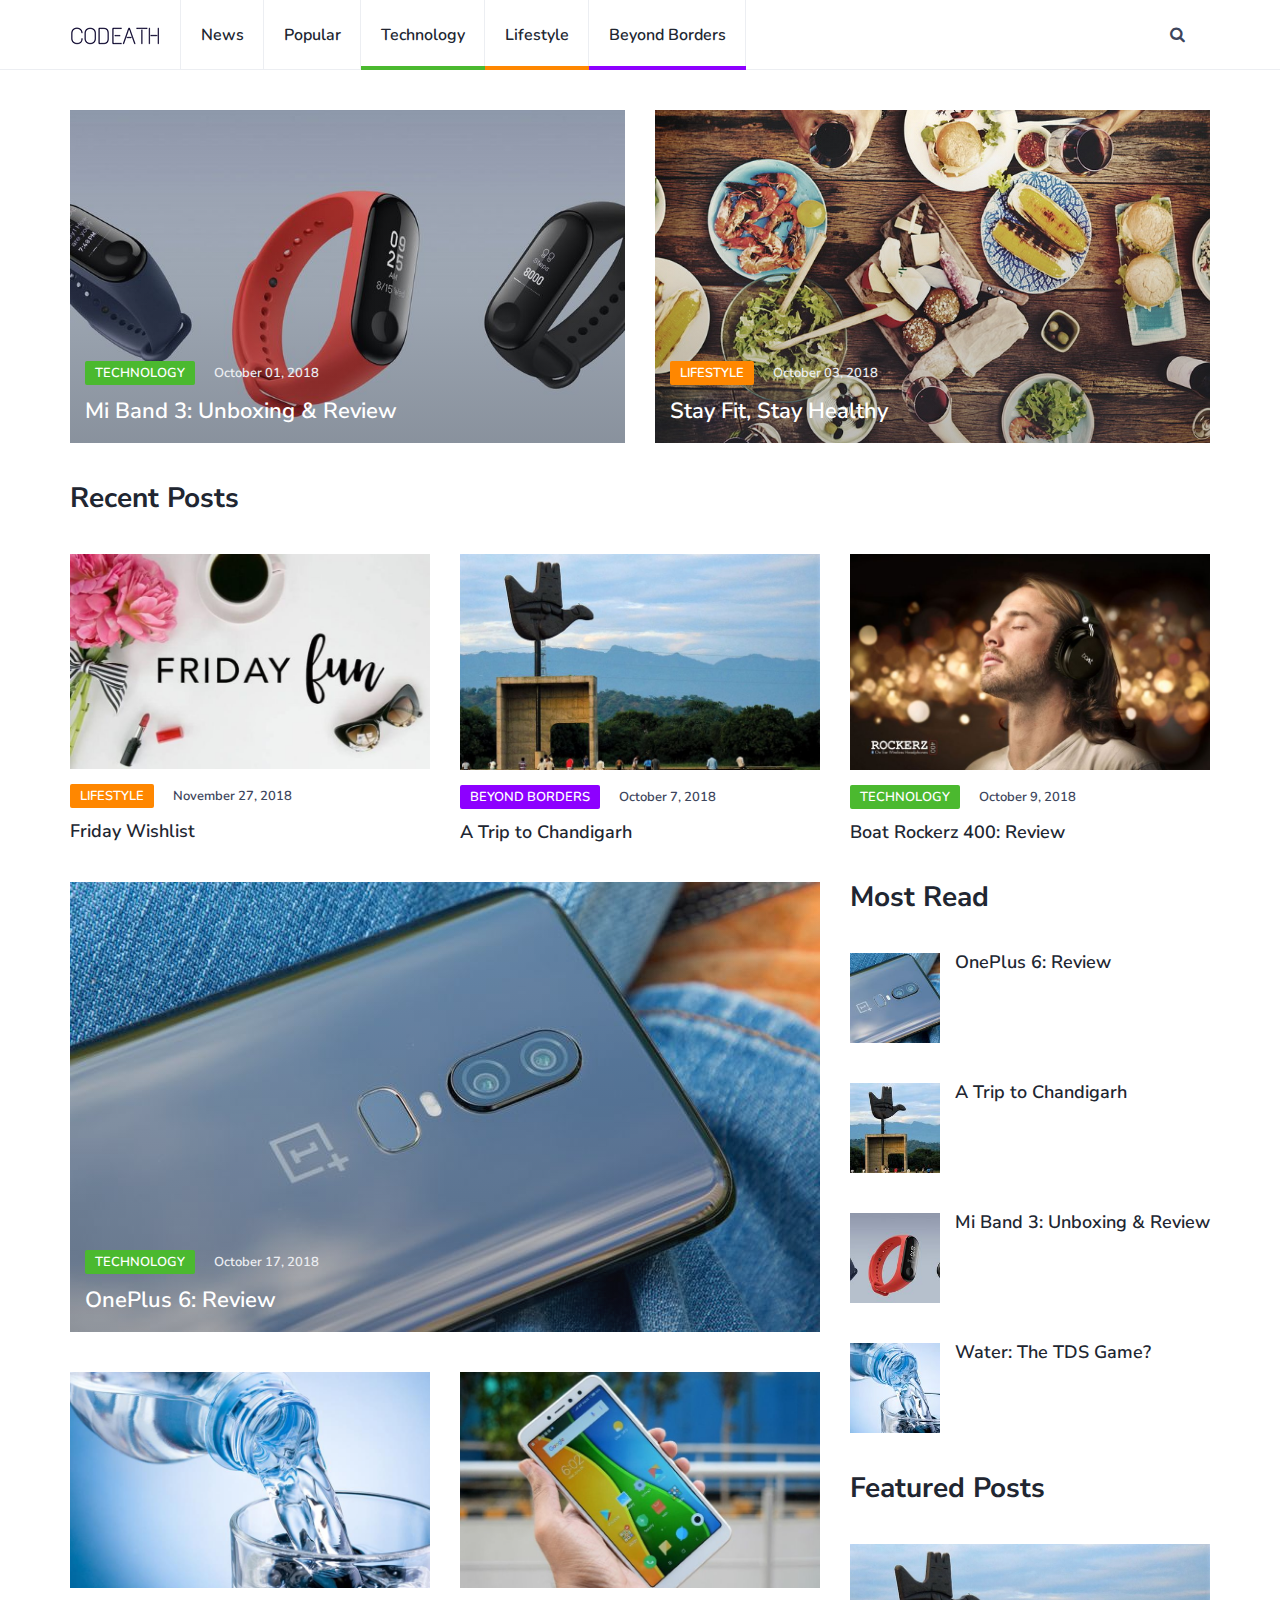
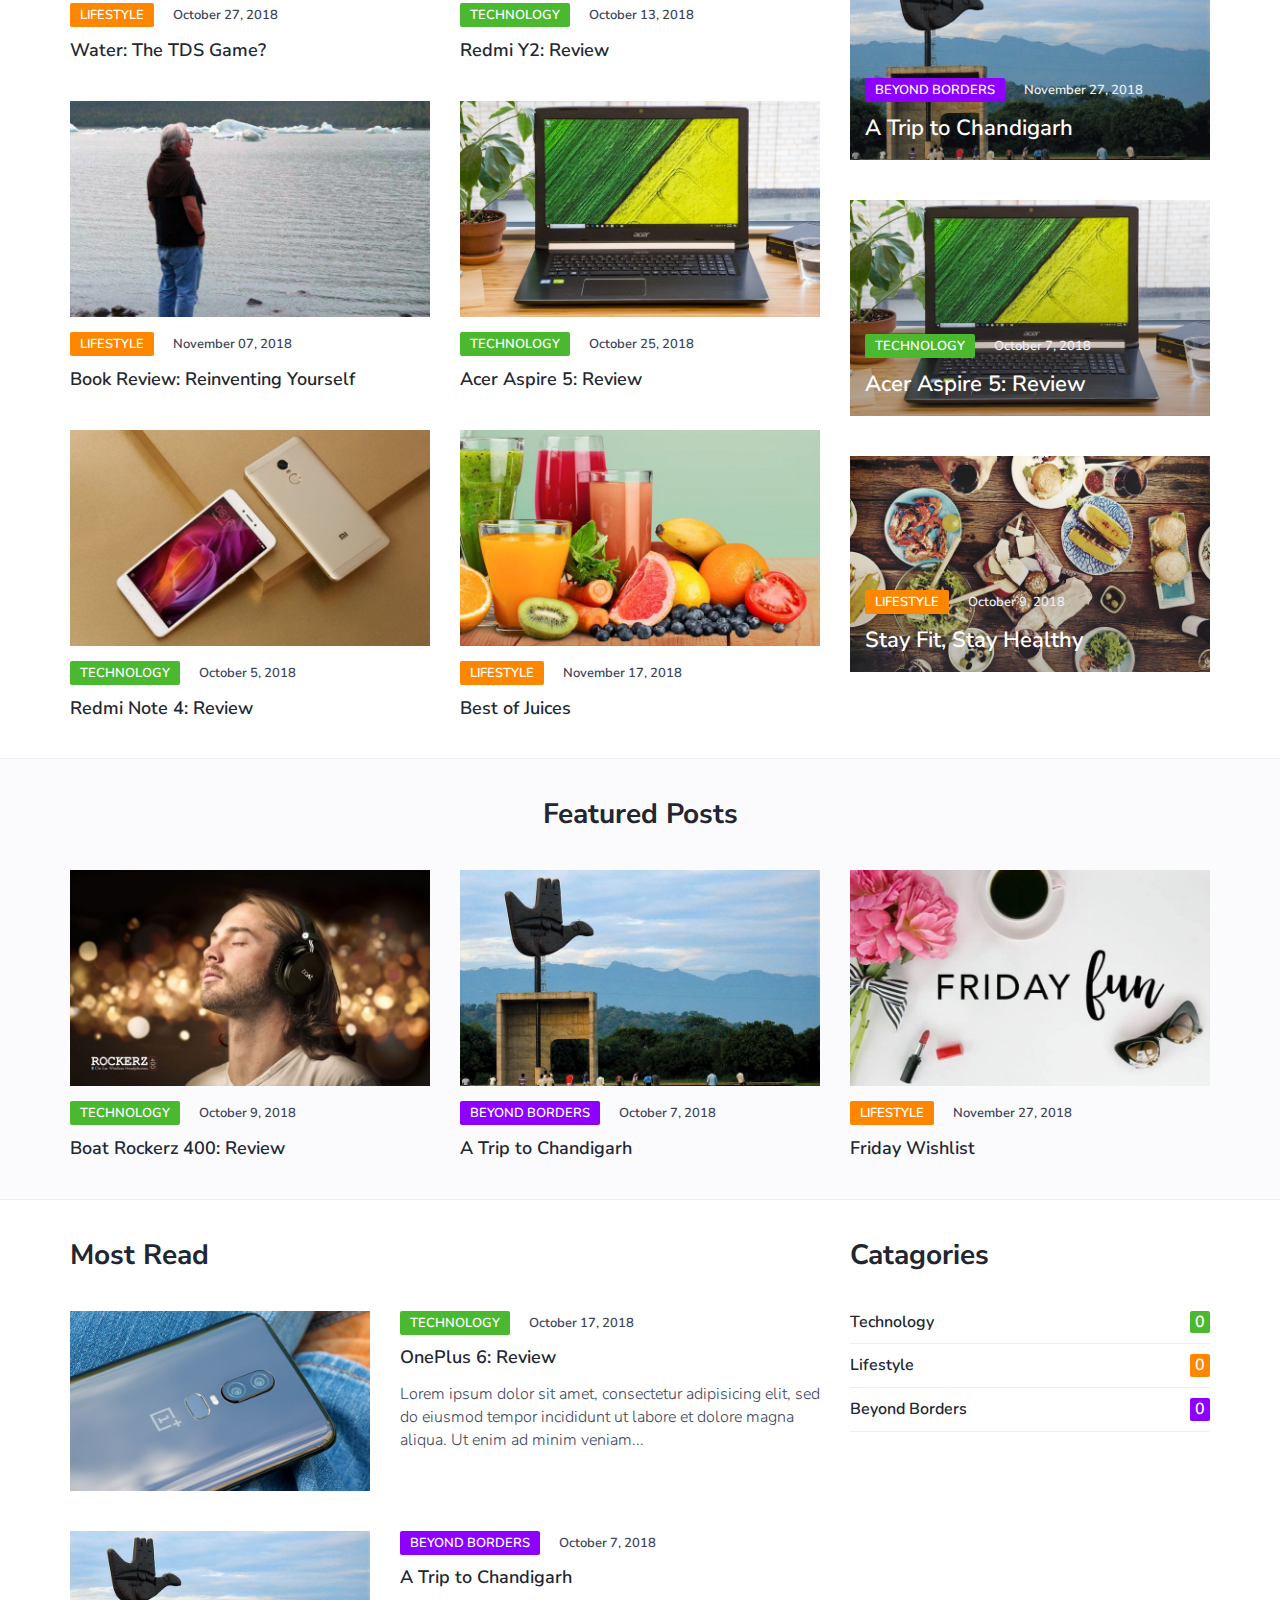
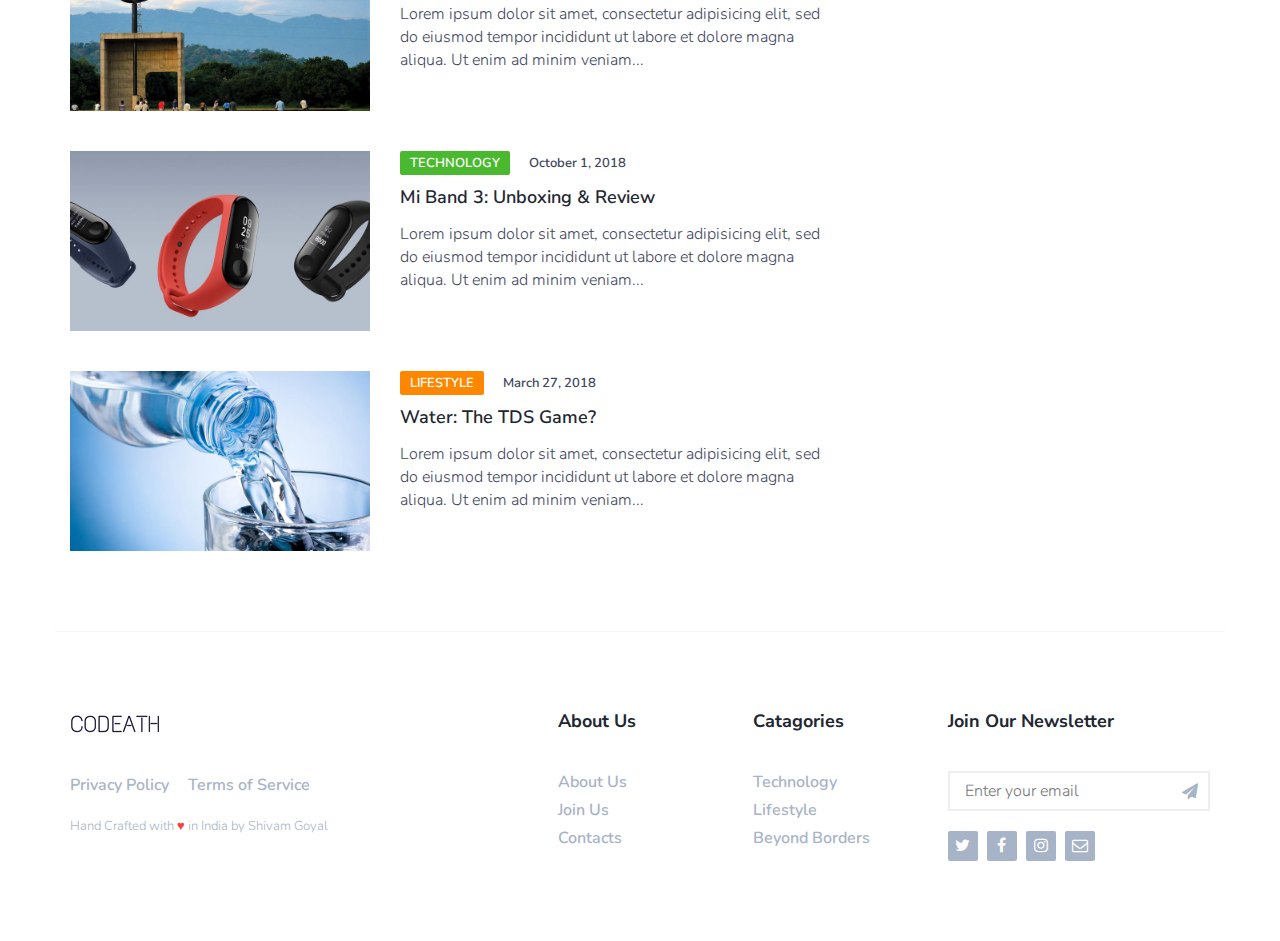
<file: index.html>
<!DOCTYPE html>
<html lang="en">
	<head>
		<meta charset="utf-8">
		<meta http-equiv="X-UA-Compatible" content="IE=edge">
		<meta name="viewport" content="width=device-width, initial-scale=1">
		 <!-- The above 3 meta tags *must* come first in the head; any other head content must come *after* these tags -->

		<title>CoDeath</title>

		<!-- Google font -->
		<link href="https://fonts.googleapis.com/css?family=Nunito+Sans:700%7CNunito:300,600" rel="stylesheet"> 

		<!-- Bootstrap -->
		<link type="text/css" rel="stylesheet" href="css/bootstrap.min.css"/>

		<!-- Font Awesome Icon -->
		<link rel="stylesheet" href="css/font-awesome.min.css">

		<!-- Custom stlylesheet -->
		<link type="text/css" rel="stylesheet" href="css/style.css"/>
		
		<!-- Favicon -->
		<link rel="shortcut icon" type="image/png" href="favicon.png" />

    </head>
	<body>
		
		<!-- Header -->
		<header id="header">
			<!-- Nav -->
			<div id="nav">
				<!-- Main Nav -->
				<div id="nav-fixed">
					<div class="container">
						<!-- logo -->
						<div class="nav-logo">
							<a href="index.html" class="logo"><img src="img/logo.png" alt=""></a>
						</div>
						<!-- /logo -->

						<!-- nav -->
						<ul class="nav-menu nav navbar-nav">
							<li><a href="pages/news.html">News</a></li>
							<li><a href="pages/popular.html">Popular</a></li>
							<li class="cat-1"><a href="pages/technology.html">Technology</a></li>
							<li class="cat-2"><a href="pages/lifestyle.html">Lifestyle</a></li>
							<li class="cat-3"><a href="pages/beyond-borders.html">Beyond Borders</a></li>
						</ul>
						<!-- /nav -->

						<!-- search toggle -->
						<div class="nav-btns">
							<button class="search-btn"><i class="fa fa-search"></i></button>
							<div class="search-form">
								<input class="search-input" type="text" name="search" placeholder="Enter Your Search ...">
								<button class="search-close"><i class="fa fa-times"></i></button>
							</div>
						</div>
						<!-- /search toggle -->
					</div>
				</div>
				<!-- /Main Nav -->
			</div>
			<!-- /Nav -->
		</header>
		<!-- /Header -->

		<!-- section -->
		<div class="section">
			<!-- container -->
			<div class="container">
				<!-- row -->
				<div class="row">	
					<!-- post -->
					<div class="col-md-6">
						<div class="post post-thumb">
							<a class="post-img" href="pages/mi-band-3-unboxing-review.html"><img src="img/mi-band-3-unboxing-review-01.jpg" alt=""></a>
							<div class="post-body">
								<div class="post-meta">
									<a class="post-category cat-1" href="pages/technology.html">Technology</a>
									<span class="post-date">October 01, 2018</span>
								</div>
								<h3 class="post-title"><a href="pages/mi-band-3-unboxing-review.html">Mi Band 3: Unboxing & Review</a></h3>
							</div>
						</div>
					</div>
					<!-- /post -->

					<!-- post -->
					<div class="col-md-6">
						<div class="post post-thumb">
							<a class="post-img" href="pages/stay-fit-stay-healthy.html"><img src="img/stay-fit-stay-healthy-01.jpg" alt=""></a>
							<div class="post-body">
								<div class="post-meta">
									<a class="post-category cat-2" href="pages/lifestyle.html">Lifestyle</a>
									<span class="post-date">October 03, 2018</span>
								</div>
								<h3 class="post-title"><a href="pages/stay-fit-stay-healthy.html">Stay Fit, Stay Healthy</a></h3>
							</div>
						</div>
					</div>
					<!-- /post -->
				</div>
				<!-- /row -->

				<!-- row -->
				<div class="row">
					<div class="col-md-12">
						<div class="section-title">
							<h2>Recent Posts</h2>
						</div>
					</div>

					<!-- post -->
					<div class="col-md-4">
						<div class="post">
							<a class="post-img" href="pages/friday-wishlist.html"><img src="img/friday-wishlist-01.jpg" alt=""></a>
							<div class="post-body">
								<div class="post-meta">
									<a class="post-category cat-2" href="pages/lifestyle.html">Lifestyle</a>
									<span class="post-date">November 27, 2018</span>
								</div>
								<h3 class="post-title"><a href="pages/friday-wishlist.html">Friday Wishlist</a></h3>
							</div>
						</div>
					</div>
					<!-- /post -->

					<!-- post -->
					<div class="col-md-4">
						<div class="post">
							<a class="post-img" href="pages/a-trip-to-chandigarh.html"><img src="img/a-trip-to-chandigarh-01.jpg" alt=""></a>
							<div class="post-body">
								<div class="post-meta">
									<a class="post-category cat-3" href="pages/beyond-borders.html">Beyond Borders</a>
									<span class="post-date">October 7, 2018</span>
								</div>
								<h3 class="post-title"><a href="pages/a-trip-to-chandigarh.html">A Trip to Chandigarh</a></h3>
							</div>
						</div>
					</div>
					<!-- /post -->

					<!-- post -->
					<div class="col-md-4">
						<div class="post">
							<a class="post-img" href="pages/boat-rockerz-400-review.html"><img src="img/boat-rockerz-400-review-01.jpg" alt=""></a>
							<div class="post-body">
								<div class="post-meta">
									<a class="post-category cat-1" href="pages/technology.html">Technology</a>
									<span class="post-date">October 9, 2018</span>
								</div>
								<h3 class="post-title"><a href="pages/boat-rockerz-400-review.html">Boat Rockerz 400: Review</a></h3>
							</div>
						</div>
					</div>
					<!-- /post -->
					
					<div class="clearfix visible-md visible-lg"></div>

					<!-- post 
					<div class="col-md-4">
						<div class="post">
							<a class="post-img" href="blog-post.html"><img src="img/.jpg" alt=""></a>
							<div class="post-body">
								<div class="post-meta">
									<a class="post-category cat-3" href="beyond-borders.html">Beyond Borders</a>
									<span class="post-date">October 15, 2018</span>
								</div>
								<h3 class="post-title"><a href="blog-post.html">Tell-A-Tool: Guide To Web Design And Development Tools</a></h3>
							</div>
						</div>
					</div>
					<!-- /post -->
				</div>
				<!-- /row -->

				<!-- row -->
				<div class="row">
					<div class="col-md-8">
						<div class="row">
							<!-- post -->
							<div class="col-md-12">
								<div class="post post-thumb">
									<a class="post-img" href="pages/oneplus-6-review.html"><img src="img/oneplus-6-review-01.jpg" alt=""></a>
									<div class="post-body">
										<div class="post-meta">
											<a class="post-category cat-1" href="pages/technology.html">Technology</a>
											<span class="post-date">October 17, 2018</span>
										</div>
										<h3 class="post-title"><a href="pages/oneplus-6-review.html">OnePlus 6: Review</a></h3>
									</div>
								</div>
							</div>
							<!-- /post -->

							<!-- post -->
							<div class="col-md-6">
								<div class="post">
									<a class="post-img" href="pages/water-the-tds-game.html"><img src="img/water-the-tds-game-01.jpg" alt=""></a>
									<div class="post-body">
										<div class="post-meta">
											<a class="post-category cat-2" href="pages/lifestyle.html">Lifestyle</a>
											<span class="post-date">October 27, 2018</span>
										</div>
										<h3 class="post-title"><a href="pages/water-the-tds-game.html">Water: The TDS Game?</a></h3>
									</div>
								</div>
							</div>
							<!-- /post -->

							<!-- post -->
							<div class="col-md-6">
								<div class="post">
									<a class="post-img" href="redmi-y2-review.html"><img src="img/redmi-y2-review-01.jpg" alt=""></a>
									<div class="post-body">
										<div class="post-meta">
											<a class="post-category cat-1" href="pages/technology.html">Technology</a>
											<span class="post-date">October 13, 2018</span>
										</div>
										<h3 class="post-title"><a href="redmi-y2-review.html">Redmi Y2: Review</a></h3>
									</div>
								</div>
							</div>
							<!-- /post -->

							<div class="clearfix visible-md visible-lg"></div>

							<!-- post -->
							<div class="col-md-6">
								<div class="post">
									<a class="post-img" href="pages/book-review-reinventing-yourself.html"><img src="img/book-review-reinventing-yourself-01.jpg" alt=""></a>
									<div class="post-body">
										<div class="post-meta">
											<a class="post-category cat-2" href="pages/lifestyle.html">Lifestyle</a>
											<span class="post-date">November 07, 2018</span>
										</div>
										<h3 class="post-title"><a href="pages/book-review-reinventing-yourself.html">Book Review: Reinventing Yourself</a></h3>
									</div>
								</div>
							</div>
							<!-- /post -->

							<!-- post -->
							<div class="col-md-6">
								<div class="post">
									<a class="post-img" href="pages/acer-aspire-5-review.html"><img src="img/acer-aspire-5-review-01.jpg" alt=""></a>
									<div class="post-body">
										<div class="post-meta">
											<a class="post-category cat-1" href="pages/technology.html">Technology</a>
											<span class="post-date">October 25, 2018</span>
										</div>
										<h3 class="post-title"><a href="pages/acer-aspire-5-review.html">Acer Aspire 5: Review</a></h3>
									</div>
								</div>
							</div>
							<!-- /post -->

							<div class="clearfix visible-md visible-lg"></div>

							<!-- post -->
							<div class="col-md-6">
								<div class="post">
									<a class="post-img" href="pages/redmi-note-4-review.html"><img src="img/redmi-note-4-review-01.jpg" alt=""></a>
									<div class="post-body">
										<div class="post-meta">
											<a class="post-category cat-1" href="pages/technology.html">Technology</a>
											<span class="post-date">October 5, 2018</span>
										</div>
										<h3 class="post-title"><a href="pages/redmi-note-4-review.html">Redmi Note 4: Review</a></h3>
									</div>
								</div>
							</div>
							<!-- /post -->

							<!-- post -->
							<div class="col-md-6">
								<div class="post">
									<a class="post-img" href="pages/best-of-juices.html"><img src="img/best-of-juices-01.jpg" alt=""></a>
									<div class="post-body">
										<div class="post-meta">
											<a class="post-category cat-2" href="pages/lifestyle.html">Lifestyle</a>
											<span class="post-date">November 17, 2018</span>
										</div>
										<h3 class="post-title"><a href="pages/best-of-juices.html">Best of Juices</a></h3>
									</div>
								</div>
							</div>
							<!-- /post -->
						</div>
					</div>

					<div class="col-md-4">
						<!-- post widget -->
						<div class="aside-widget">
							<div class="section-title">
								<h2>Most Read</h2>
							</div>

							<div class="post post-widget">
								<a class="post-img" href="pages/most-read-1.html"><img src="img/most-read-1.jpg" alt=""></a>
								<div class="post-body">
									<h3 class="post-title"><a href="pages/most-read-1.html">OnePlus 6: Review</a></h3>
								</div>
							</div>

							<div class="post post-widget">
								<a class="post-img" href="pages/most-read-2.html"><img src="img/most-read-2.jpg" alt=""></a>
								<div class="post-body">
									<h3 class="post-title"><a href="pages/most-read-2.html">A Trip to Chandigarh</a></h3>
								</div>
							</div>

							<div class="post post-widget">
								<a class="post-img" href="pages/most-read-3.html"><img src="img/most-read-3.jpg" alt=""></a>
								<div class="post-body">
									<h3 class="post-title"><a href="pages/most-read-3.html">Mi Band 3: Unboxing & Review</a></h3>
								</div>
							</div>

							<div class="post post-widget">
								<a class="post-img" href="pages/most-read-4.html"><img src="img/most-read-4.jpg" alt=""></a>
								<div class="post-body">
									<h3 class="post-title"><a href="pages/most-read-4.html">Water: The TDS Game?</a></h3>
								</div>
							</div>
						</div>
						<!-- /post widget -->

						<!-- post widget -->
						<div class="aside-widget">
							<div class="section-title">
								<h2>Featured Posts</h2>
							</div>
							<div class="post post-thumb">
								<a class="post-img" href="pages/featured-1.html"><img src="img/featured-1.jpg" alt=""></a>
								<div class="post-body">
									<div class="post-meta">
										<a class="post-category cat-3" href="pages/beyond-borders.html">Beyond Borders</a>
										<span class="post-date">November 27, 2018</span>
									</div>
									<h3 class="post-title"><a href="pages/featured-1.html">A Trip to Chandigarh</a></h3>
								</div>
							</div>

							<div class="post post-thumb">
								<a class="post-img" href="pages/featured-2.html"><img src="img/featured-2.jpg" alt=""></a>
								<div class="post-body">
									<div class="post-meta">
										<a class="post-category cat-1" href="pages/technology.html">technology</a>
										<span class="post-date">October 7, 2018</span>
									</div>
									<h3 class="post-title"><a href="pages/featured-2.html">Acer Aspire 5: Review</a></h3>
								</div>
							</div>
							
							<div class="post post-thumb">
								<a class="post-img" href="pages/featured-3.html"><img src="img/featured-3.jpg" alt=""></a>
								<div class="post-body">
									<div class="post-meta">
										<a class="post-category cat-2" href="pages/lifestyle.html">Lifestyle</a>
										<span class="post-date">October 9, 2018</span>
									</div>
									<h3 class="post-title"><a href="pages/featured-3.html">Stay Fit, Stay Healthy</a></h3>
								</div>
							</div>
						</div>

						<!-- /post widget -->
						
						<!-- ad 
						<div class="aside-widget text-center">
							<a href="#" style="display: inline-block;margin: auto;">
								<img class="img-responsive" src="./img/ad-1.jpg" alt="">
							</a>
						</div>
						<!-- /ad -->
					</div>
				</div>
				<!-- /row -->
			</div>
			<!-- /container -->
		</div>
		<!-- /section -->
		
		<!-- section -->
		<div class="section section-grey">
			<!-- container -->
			<div class="container">
				<!-- row -->
				<div class="row">
					<div class="col-md-12">
						<div class="section-title text-center">
							<h2>Featured Posts</h2>
						</div>
					</div>

					<!-- post -->
					<div class="col-md-4">
						<div class="post">
							<a class="post-img" href="pages/boat-rockerz-400-review.html"><img src="img/boat-rockerz-400-review-01.jpg" alt=""></a>
							<div class="post-body">
								<div class="post-meta">
									<a class="post-category cat-1" href="pages/technology.html">Technology</a>
									<span class="post-date">October 9, 2018</span>
								</div>
								<h3 class="post-title"><a href="pages/boat-rockerz-400-review.html">Boat Rockerz 400: Review</a></h3>
							</div>
						</div>
					</div>
					<!-- /post -->

					<!-- post -->
					<div class="col-md-4">
						<div class="post">
							<a class="post-img" href="pages/a-trip-to-chandigarh.html"><img src="img/a-trip-to-chandigarh-01.jpg" alt=""></a>
							<div class="post-body">
								<div class="post-meta">
									<a class="post-category cat-3" href="pages/beyond-borders.html">Beyond Borders</a>
									<span class="post-date">October 7, 2018</span>
								</div>
								<h3 class="post-title"><a href="pages/a-trip-to-chandigarh.html">A Trip to Chandigarh</a></h3>
							</div>
						</div>
					</div>
					<!-- /post -->

					<!-- post -->
					<div class="col-md-4">
						<div class="post">
							<a class="post-img" href="pages/friday-wishlist.html"><img src="./img/friday-wishlist-01.jpg" alt=""></a>
							<div class="post-body">
								<div class="post-meta">
									<a class="post-category cat-2" href="pages/lifestyle.html">Lifestyle</a>
									<span class="post-date">November 27, 2018</span>
								</div>
								<h3 class="post-title"><a href="pages/friday-wishlist.html">Friday Wishlist</a></h3>
							</div>
						</div>
					</div>
					<!-- /post -->
				</div>
				<!-- /row -->
			</div>
			<!-- /container -->
		</div>
		<!-- /section -->

		<!-- section -->
		<div class="section">
			<!-- container -->
			<div class="container">
				<!-- row -->
				<div class="row">
					<div class="col-md-8">
						<div class="row">
							<div class="col-md-12">
								<div class="section-title">
									<h2>Most Read</h2>
								</div>
							</div>
							<!-- post -->
							<div class="col-md-12">
								<div class="post post-row">
									<a class="post-img" href="pages/oneplus-6-review.html"><img src="img/oneplus-6-review-01.jpg" alt=""></a>
									<div class="post-body">
										<div class="post-meta">
											<a class="post-category cat-1" href="pages/technology.html">Technology</a>
											<span class="post-date">October 17, 2018</span>
										</div>
										<h3 class="post-title"><a href="pages/oneplus-6-review.html">OnePlus 6: Review</a></h3>
										<p>Lorem ipsum dolor sit amet, consectetur adipisicing elit, sed do eiusmod tempor incididunt ut labore et dolore magna aliqua. Ut enim ad minim veniam...</p>
									</div>
								</div>
							</div>
							<!-- /post -->

							<!-- post -->
							<div class="col-md-12">
								<div class="post post-row">
									<a class="post-img" href="pages/a-trip-to-chandigarh.html"><img src="img/a-trip-to-chandigarh-01.jpg" alt=""></a>
									<div class="post-body">
										<div class="post-meta">
											<a class="post-category cat-3" href="pages/beyond-borders.html">Beyond Borders</a>
											<span class="post-date">October 7, 2018</span>
										</div>
										<h3 class="post-title"><a href="pages/a-trip-to-chandigarh.html">A Trip to Chandigarh</a></h3>
										<p>Lorem ipsum dolor sit amet, consectetur adipisicing elit, sed do eiusmod tempor incididunt ut labore et dolore magna aliqua. Ut enim ad minim veniam...</p>
									</div>
								</div>
							</div>
							<!-- /post -->

							<!-- post -->
							<div class="col-md-12">
								<div class="post post-row">
									<a class="post-img" href="pages/mi-band-3-unboxing-review.html"><img src="img/mi-band-3-unboxing-review-01.jpg" alt=""></a>
									<div class="post-body">
										<div class="post-meta">
											<a class="post-category cat-1" href="pages/technology.html">Technology</a>
											<span class="post-date">October 1, 2018</span>
										</div>
										<h3 class="post-title"><a href="pages/mi-band-3-unboxing-review.html">Mi Band 3: Unboxing & Review</a></h3>
										<p>Lorem ipsum dolor sit amet, consectetur adipisicing elit, sed do eiusmod tempor incididunt ut labore et dolore magna aliqua. Ut enim ad minim veniam...</p>
									</div>
								</div>
							</div>
							<!-- /post -->
							
							<!-- post -->
							<div class="col-md-12">
								<div class="post post-row">
									<a class="post-img" href="pages/water-the-tds-game.html"><img src="img/water-the-tds-game-01.jpg" alt=""></a>
									<div class="post-body">
										<div class="post-meta">
											<a class="post-category cat-2" href="pages/lifestyle.html">Lifestyle</a>
											<span class="post-date">March 27, 2018</span>
										</div>
										<h3 class="post-title"><a href="pages/water-the-tds-game.html">Water: The TDS Game?</a></h3>
										<p>Lorem ipsum dolor sit amet, consectetur adipisicing elit, sed do eiusmod tempor incididunt ut labore et dolore magna aliqua. Ut enim ad minim veniam...</p>
									</div>
								</div>
							</div>
							<!-- /post -->
							
							
						</div>
					</div>

					<div class="col-md-4">
						<!-- ad 
						<div class="aside-widget text-center">
							<a href="#" style="display: inline-block;margin: auto;">
								<img class="img-responsive" src="./img/ad-1.jpg" alt="">
							</a>
						</div>
						<!-- /ad -->
						
						<!-- catagories -->
						<div class="aside-widget">
							<div class="section-title">
								<h2>Catagories</h2>
							</div>
							<div class="category-widget">
								<ul>
									<li><a href="pages/technology.html" class="cat-1">Technology<span>0</span></a></li>
									<li><a href="pages/lifestyle.html" class="cat-2">Lifestyle<span>0</span></a></li>
									<li><a href="pages/beyond-borders.html" class="cat-3">Beyond Borders<span>0</span></a></li>
								</ul>
							</div>
						</div>
						<!-- /catagories -->
						
						<!-- tags
						<div class="aside-widget">
							<div class="tags-widget">
								<ul>
									<li><a href="#">Chrome</a></li>
									<li><a href="#">CSS</a></li>
									<li><a href="#">Tutorial</a></li>
									<li><a href="#">Backend</a></li>
									<li><a href="#">Beyond Borders</a></li>
									<li><a href="#">Design</a></li>
									<li><a href="#">Development</a></li>
									<li><a href="#">Technology</a></li>
									<li><a href="#">Website</a></li>
								</ul>
							</div>
						</div>
						<!-- /tags -->
					</div>
				</div>
				<!-- /row -->
			</div>
			<!-- /container -->
		</div>
		<!-- /section -->

		<!-- Footer -->
		<footer id="footer">
			<!-- container -->
			<div class="container">
				<!-- row -->
				<div class="row">
					<div class="col-md-5">
						<div class="footer-widget">
							<div class="footer-logo">
								<a href="index.html" class="logo"><img src="./img/logo.png" alt=""></a>
							</div>
							<ul class="footer-nav">
								<li><a href="pages/privacy.html">Privacy Policy</a></li>
								<li><a href="pages/terms.html">Terms of Service</a></li>
							</ul>
							<div class="footer-copyright">
								<span>Hand Crafted with <span style="color: #f7403a">&hearts;</span> in India by Shivam Goyal</span>
							</div>
						</div>
					</div>

					<div class="col-md-4">
						<div class="row">
							<div class="col-md-6">
								<div class="footer-widget">
									<h3 class="footer-title">About Us</h3>
									<ul class="footer-links">
										<li><a href="pages/about.html">About Us</a></li>
										<li><a href="pages/join.html">Join Us</a></li>
										<li><a href="pages/contact.html">Contacts</a></li>
									</ul>
								</div>
							</div>
							<div class="col-md-6">
								<div class="footer-widget">
									<h3 class="footer-title">Catagories</h3>
									<ul class="footer-links">
										<li><a href="pages/technology.html">Technology</a></li>
										<li><a href="pages/lifestyle.html">Lifestyle</a></li>
										<li><a href="pages/beyond-borders.html">Beyond Borders</a></li>
									</ul>
								</div>
							</div>
						</div>
					</div>

					<div class="col-md-3">
						<div class="footer-widget">
							<h3 class="footer-title">Join our Newsletter</h3>
							<div class="footer-newsletter">
								<form>
									<input class="input" type="email" name="newsletter" placeholder="Enter your email">
									<button class="newsletter-btn"><i class="fa fa-paper-plane"></i></button>
								</form>
							</div>
							<ul class="footer-social">
								<li><a href="https://twitter.com/CoDeathOfficial"><i class="fa fa-twitter"></i></a></li>
								<li><a href="https://facebook.com/CoDeathOfficial"><i class="fa fa-facebook"></i></a></li>
								<li><a href="https://instagram.com/CoDeathOfficial"><i class="fa fa-instagram"></i></a></li>
								<li><a href="mailto:CoDeathOfficial@gmail.com"><i class="fa fa-envelope-o"></i></a></li>
							</ul>
						</div>
					</div>

				</div>
				<!-- /row -->
			</div>
			<!-- /container -->
		</footer>
		<!-- /Footer -->

		<!-- jQuery Plugins -->
		<script src="js/jquery.min.js"></script>
		<script src="js/bootstrap.min.js"></script>
		<script src="js/main.js"></script>

	</body>
</html>
</file>
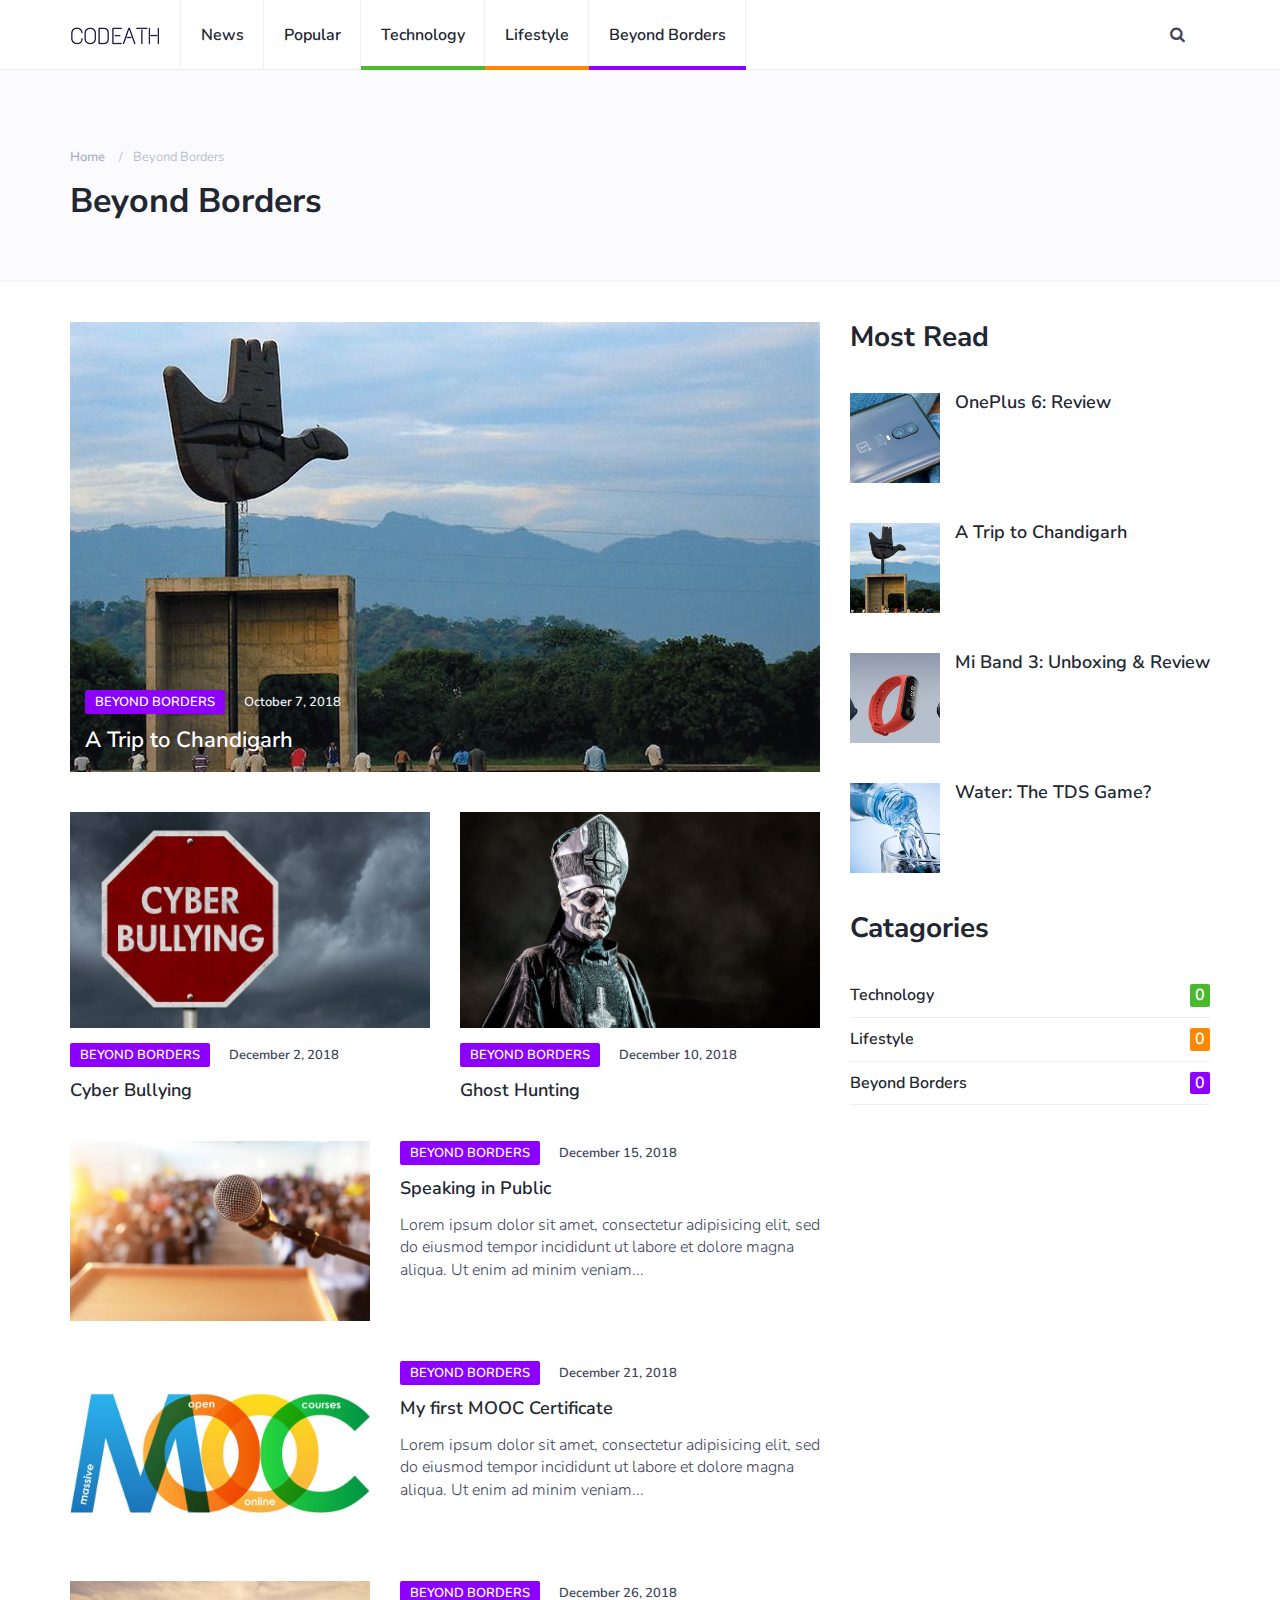
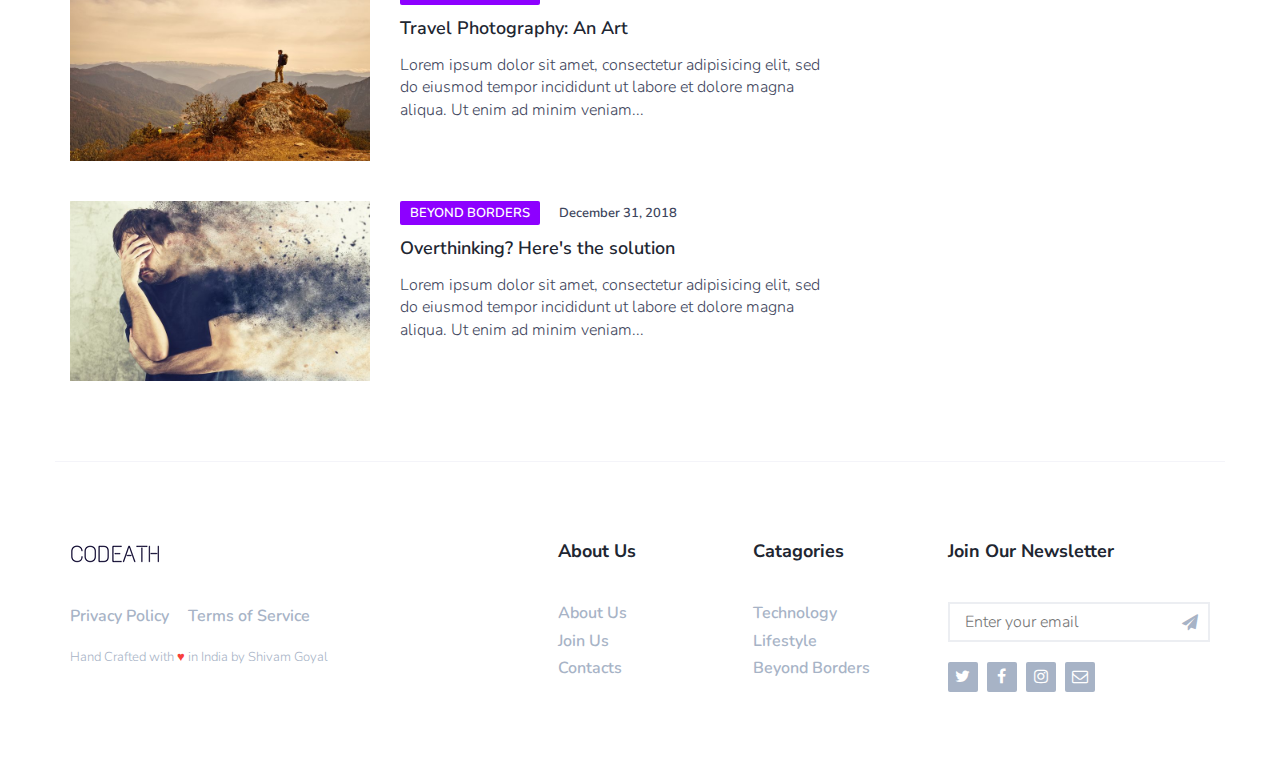
<file: pages/beyond-borders.html>
<!DOCTYPE html>
<html lang="en">
	<head>
		<meta charset="utf-8">
		<meta http-equiv="X-UA-Compatible" content="IE=edge">
		<meta name="viewport" content="width=device-width, initial-scale=1">
		 <!-- The above 3 meta tags *must* come first in the head; any other head content must come *after* these tags -->

		<title>Beyond Borders</title>

		<!-- Google font -->
		<link href="https://fonts.googleapis.com/css?family=Nunito+Sans:700%7CNunito:300,600" rel="stylesheet"> 

		<!-- Bootstrap -->
		<link type="text/css" rel="stylesheet" href="../css/bootstrap.min.css"/>

		<!-- Font Awesome Icon -->
		<link rel="stylesheet" href="../css/font-awesome.min.css">

		<!-- Custom stlylesheet -->
		<link type="text/css" rel="stylesheet" href="../css/style.css"/>
		
		<!-- Favicon -->
		<link rel="shortcut icon" type="image/png" href="../favicon.png" />

    </head>
	<body>
		
		<!-- Header -->
		<header id="header">
			<!-- Nav -->
			<div id="nav">
				<!-- Main Nav -->
				<div id="nav-fixed">
					<div class="container">
						<!-- logo -->
						<div class="nav-logo">
							<a href="../index.html" class="logo"><img src="../img/logo.png" alt=""></a>
						</div>
						<!-- /logo -->

						<!-- nav -->
						<ul class="nav-menu nav navbar-nav">
							<li><a href="news.html">News</a></li>
							<li><a href="popular.html">Popular</a></li>
							<li class="cat-1"><a href="technology.html">Technology</a></li>
							<li class="cat-2"><a href="lifestyle.html">Lifestyle</a></li>
							<li class="cat-3"><a href="beyond-borders.html">Beyond Borders</a></li>
						</ul>
						<!-- /nav -->

						<!-- search toggle -->
						<div class="nav-btns">
							<button class="search-btn"><i class="fa fa-search"></i></button>
							<div class="search-form">
								<input class="search-input" type="text" name="search" placeholder="Enter Your Search ...">
								<button class="search-close"><i class="fa fa-times"></i></button>
							</div>
						</div>
						<!-- /search toggle -->
					</div>
				</div>
				<!-- /Main Nav -->
			</div>
			<!-- /Nav -->
			
			<!-- Page Header -->
			<div class="page-header">
				<div class="container">
					<div class="row">
						<div class="col-md-10">
							<ul class="page-header-breadcrumb">
								<li><a href="../index.html">Home</a></li>
								<li>Beyond Borders</li>
							</ul>
							<h1>Beyond Borders</h1>
						</div>
					</div>
				</div>
			</div>
			<!-- /Page Header -->
		</header>
		<!-- /Header -->
		
		<!-- section -->
		<div class="section">
			<!-- container -->
			<div class="container">
				<!-- row -->
				<div class="row">
					<div class="col-md-8">
						<div class="row">
							<!-- post -->
							<div class="col-md-12">
								<div class="post post-thumb">
									<a class="post-img" href="a-trip-to-chandigarh.html"><img src="../img/a-trip-to-chandigarh-01.jpg" alt=""></a>
									<div class="post-body">
										<div class="post-meta">
											<a class="post-category cat-3" href="#">Beyond Borders</a>
											<span class="post-date">October 7, 2018</span>
										</div>
										<h3 class="post-title"><a href="a-trip-to-chandigarh.html">A Trip to Chandigarh</a></h3>
									</div>
								</div>
							</div>
							<!-- /post -->
										
							<!-- post -->
							<div class="col-md-6">
								<div class="post">
									<a class="post-img" href="cyber-bullying.html"><img src="../img/cyber-bullying-01.jpg" alt=""></a>
									<div class="post-body">
										<div class="post-meta">
											<a class="post-category cat-3" href="#">Beyond Borders</a>
											<span class="post-date">December 2, 2018</span>
										</div>
										<h3 class="post-title"><a href="cyber-bullying.html">Cyber Bullying</a></h3>
									</div>
								</div>
							</div>
							<!-- /post -->

							<!-- post -->
							<div class="col-md-6">
								<div class="post">
									<a class="post-img" href="ghost-hunting.html"><img src="../img/ghost-hunting-01.jpg" alt=""></a>
									<div class="post-body">
										<div class="post-meta">
											<a class="post-category cat-3" href="#">Beyond Borders</a>
											<span class="post-date">December 10, 2018</span>
										</div>
										<h3 class="post-title"><a href="ghost-hunting.html">Ghost Hunting</a></h3>
									</div>
								</div>
							</div>
							<!-- /post -->
							
							<div class="clearfix visible-md visible-lg"></div>
							
							<!-- ad 
							<div class="col-md-12">
								<div class="section-row">
									<a href="#">
										<img class="img-responsive center-block" src="../img/ad-2.jpg" alt="">
									</a>
								</div>
							</div>
							<!-- ad -->
							
							<!-- post -->
							<div class="col-md-12">
								<div class="post post-row">
									<a class="post-img" href="speaking-in-public.html"><img src="../img/speaking-in-public-01.jpg" alt=""></a>
									<div class="post-body">
										<div class="post-meta">
											<a class="post-category cat-3" href="#">Beyond Borders</a>
											<span class="post-date">December 15, 2018</span>
										</div>
										<h3 class="post-title"><a href="speaking-in-public.html">Speaking in Public</a></h3>
										<p>Lorem ipsum dolor sit amet, consectetur adipisicing elit, sed do eiusmod tempor incididunt ut labore et dolore magna aliqua. Ut enim ad minim veniam...</p>
									</div>
								</div>
							</div>
							<!-- /post -->
							
							<!-- post -->
							<div class="col-md-12">
								<div class="post post-row">
									<a class="post-img" href="my-first-mooc-certificate.html"><img src="../img/my-first-mooc-certificate-01.jpg" alt=""></a>
									<div class="post-body">
										<div class="post-meta">
											<a class="post-category cat-3" href="#">Beyond Borders</a>
											<span class="post-date">December 21, 2018</span>
										</div>
										<h3 class="post-title"><a href="my-first-mooc-certificate.html">My first MOOC Certificate</a></h3>
										<p>Lorem ipsum dolor sit amet, consectetur adipisicing elit, sed do eiusmod tempor incididunt ut labore et dolore magna aliqua. Ut enim ad minim veniam...</p>
									</div>
								</div>
							</div>
							<!-- /post -->

							<!-- post -->
							<div class="col-md-12">
								<div class="post post-row">
									<a class="post-img" href="travel-photography-an-art.html"><img src="../img/travel-photography-an-art-01.jpg" alt=""></a>
									<div class="post-body">
										<div class="post-meta">
											<a class="post-category cat-3" href="#">Beyond Borders</a>
											<span class="post-date">December 26, 2018</span>
										</div>
										<h3 class="post-title"><a href="travel-photography-an-art.html">Travel Photography: An Art</a></h3>
										<p>Lorem ipsum dolor sit amet, consectetur adipisicing elit, sed do eiusmod tempor incididunt ut labore et dolore magna aliqua. Ut enim ad minim veniam...</p>
									</div>
								</div>
							</div>
							<!-- /post -->
							
							<!-- post -->
							<div class="col-md-12">
								<div class="post post-row">
									<a class="post-img" href="overthinking-heres-the-solution.html"><img src="../img/overthinking-heres-the-solution-01.jpg" alt=""></a>
									<div class="post-body">
										<div class="post-meta">
											<a class="post-category cat-3" href="#">Beyond Borders</a>
											<span class="post-date">December 31, 2018</span>
										</div>
										<h3 class="post-title"><a href="overthinking-heres-the-solution.html">Overthinking? Here's the solution</a></h3>
										<p>Lorem ipsum dolor sit amet, consectetur adipisicing elit, sed do eiusmod tempor incididunt ut labore et dolore magna aliqua. Ut enim ad minim veniam...</p>
									</div>
								</div>
							</div>
							<!-- /post -->
							
						</div>
					</div>
					
					<div class="col-md-4">
						<!-- ad 
						<div class="aside-widget text-center">
							<a href="#" style="display: inline-block;margin: auto;">
								<img class="img-responsive" src="./img/ad-1.jpg" alt="">
							</a>
						</div>
						<!-- /ad -->
						
						<!-- post widget -->
						<div class="aside-widget">
							<div class="section-title">
								<h2>Most Read</h2>
							</div>

							<div class="post post-widget">
								<a class="post-img" href="most-read-1.html"><img src="../img/most-read-1.jpg" alt=""></a>
								<div class="post-body">
									<h3 class="post-title"><a href="most-read-1.html">OnePlus 6: Review</a></h3>
								</div>
							</div>

							<div class="post post-widget">
								<a class="post-img" href="most-read-2.html"><img src="../img/most-read-2.jpg" alt=""></a>
								<div class="post-body">
									<h3 class="post-title"><a href="most-read-2.html">A Trip to Chandigarh</a></h3>
								</div>
							</div>

							<div class="post post-widget">
								<a class="post-img" href="most-read-3.html"><img src="../img/most-read-3.jpg" alt=""></a>
								<div class="post-body">
									<h3 class="post-title"><a href="most-read-3.html">Mi Band 3: Unboxing & Review</a></h3>
								</div>
							</div>

							<div class="post post-widget">
								<a class="post-img" href="most-read-4.html"><img src="../img/most-read-4.jpg" alt=""></a>
								<div class="post-body">
									<h3 class="post-title"><a href="most-read-4.html">Water: The TDS Game?</a></h3>
								</div>
							</div>
						</div>
						<!-- /post widget -->
						
						<!-- catagories -->
						<div class="aside-widget">
							<div class="section-title">
								<h2>Catagories</h2>
							</div>
							<div class="category-widget">
								<ul>
									<li><a href="technology.html" class="cat-1">Technology<span>0</span></a></li>
									<li><a href="lifestyle.html" class="cat-2">Lifestyle<span>0</span></a></li>
									<li><a href="beyond-borders.html" class="cat-3">Beyond Borders<span>0</span></a></li>
								</ul>
							</div>
						</div>
						<!-- /catagories -->
						
						<!-- tags
						<div class="aside-widget">
							<div class="tags-widget">
								<ul>
									<li><a href="#">Chrome</a></li>
									<li><a href="#">CSS</a></li>
									<li><a href="#">Tutorial</a></li>
									<li><a href="#">Backend</a></li>
									<li><a href="#">JQuery</a></li>
									<li><a href="#">Design</a></li>
									<li><a href="#">Development</a></li>
									<li><a href="#">Technology</a></li>
									<li><a href="#">Website</a></li>
								</ul>
							</div>
						</div>
						<!-- /tags -->
						
						<!-- archive 
						<div class="aside-widget">
							<div class="section-title">
								<h2>Archive</h2>
							</div>
							<div class="archive-widget">
								<ul>
									<li><a href="#">Jan 2018</a></li>
									<li><a href="#">Feb 2018</a></li>
									<li><a href="#">Mar 2018</a></li>
								</ul>
							</div>
						</div>
						<!-- /archive -->
					</div>
				</div>
				<!-- /row -->
			</div>
			<!-- /container -->
		</div>
		<!-- /section -->

		<!-- Footer -->
		<footer id="footer">
			<!-- container -->
			<div class="container">
				<!-- row -->
				<div class="row">
					<div class="col-md-5">
						<div class="footer-widget">
							<div class="footer-logo">
								<a href="../index.html" class="logo"><img src="../img/logo.png" alt=""></a>
							</div>
							<ul class="footer-nav">
								<li><a href="privacy.html">Privacy Policy</a></li>
								<li><a href="terms.html">Terms of Service</a></li>
							</ul>
							<div class="footer-copyright">
								<span>Hand Crafted with <span style="color: #f7403a">&hearts;</span> in India by Shivam Goyal</span>
							</div>
						</div>
					</div>

					<div class="col-md-4">
						<div class="row">
							<div class="col-md-6">
								<div class="footer-widget">
									<h3 class="footer-title">About Us</h3>
									<ul class="footer-links">
										<li><a href="about.html">About Us</a></li>
										<li><a href="join.html">Join Us</a></li>
										<li><a href="contact.html">Contacts</a></li>
									</ul>
								</div>
							</div>
							<div class="col-md-6">
								<div class="footer-widget">
									<h3 class="footer-title">Catagories</h3>
									<ul class="footer-links">
										<li><a href="technology.html">Technology</a></li>
										<li><a href="lifestyle.html">Lifestyle</a></li>
										<li><a href="beyond-borders.html">Beyond Borders</a></li>
									</ul>
								</div>
							</div>
						</div>
					</div>

					<div class="col-md-3">
						<div class="footer-widget">
							<h3 class="footer-title">Join our Newsletter</h3>
							<div class="footer-newsletter">
								<form>
									<input class="input" type="email" name="newsletter" placeholder="Enter your email">
									<button class="newsletter-btn"><i class="fa fa-paper-plane"></i></button>
								</form>
							</div>
							<ul class="footer-social">
								<li><a href="https://twitter.com/CoDeathOfficial"><i class="fa fa-twitter"></i></a></li>
								<li><a href="https://facebook.com/CoDeathOfficial"><i class="fa fa-facebook"></i></a></li>
								<li><a href="https://instagram.com/CoDeathOfficial"><i class="fa fa-instagram"></i></a></li>
								<li><a href="mailto:CoDeathOfficial@gmail.com"><i class="fa fa-envelope-o"></i></a></li>
							</ul>
						</div>
					</div>

				</div>
				<!-- /row -->
			</div>
			<!-- /container -->
		</footer>
		<!-- /Footer -->

		<!-- jQuery Plugins -->
		<script src="../js/jquery.min.js"></script>
		<script src="../js/bootstrap.min.js"></script>
		<script src="../js/main.js"></script>

	</body>
</html>
</file>
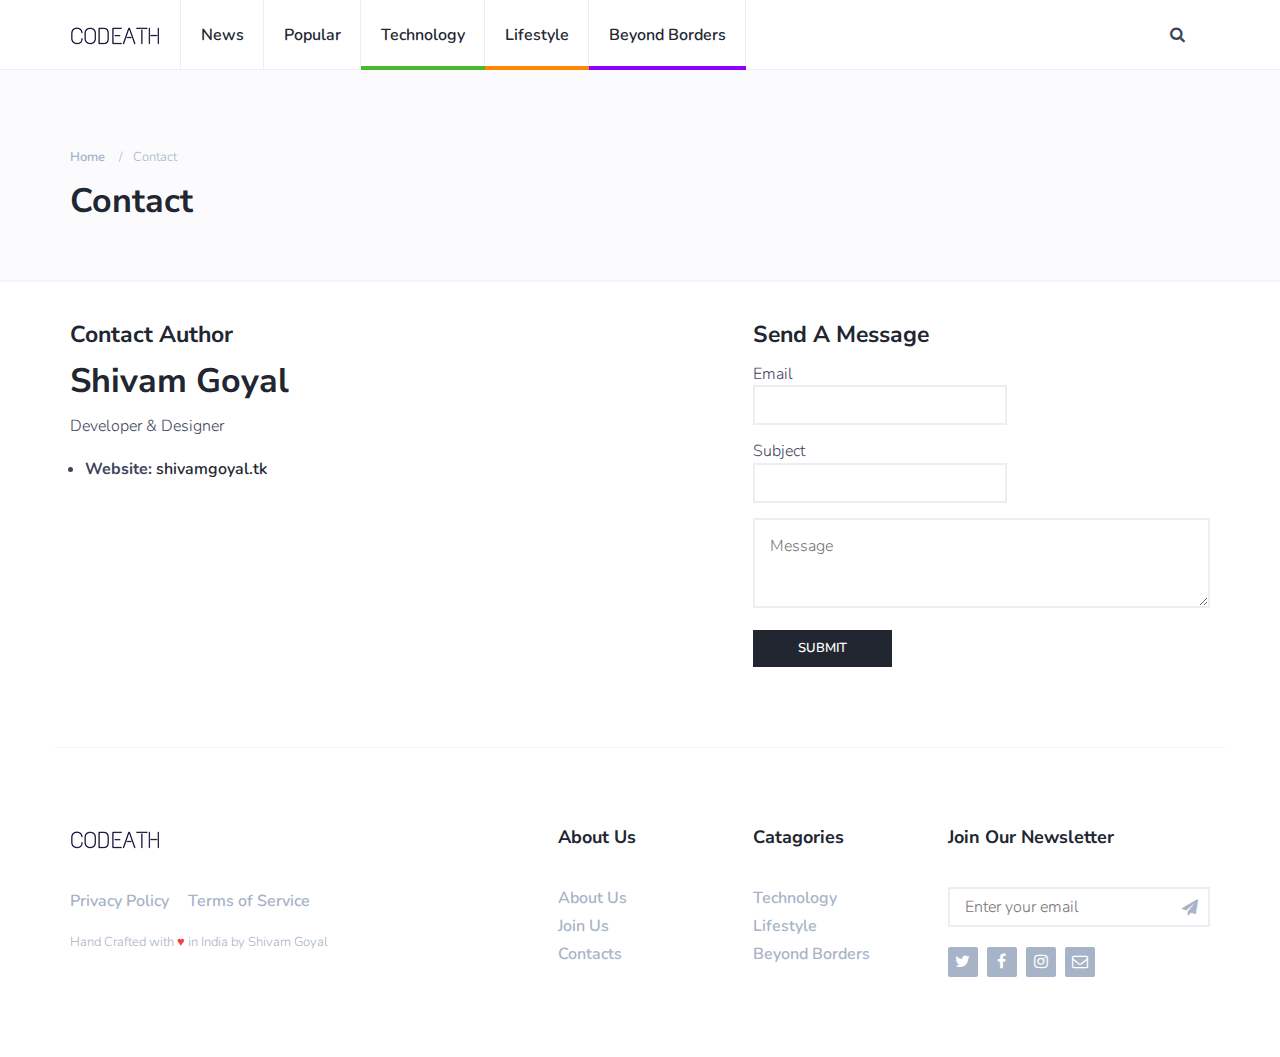
<file: pages/contact.html>
<!DOCTYPE html>
<html lang="en">
	<head>
		<meta charset="utf-8">
		<meta http-equiv="X-UA-Compatible" content="IE=edge">
		<meta name="viewport" content="width=device-width, initial-scale=1">
		 <!-- The above 3 meta tags *must* come first in the head; any other head content must come *after* these tags -->

		<title>Contact</title>

		<!-- Google font -->
		<link href="https://fonts.googleapis.com/css?family=Nunito+Sans:700%7CNunito:300,600" rel="stylesheet"> 

		<!-- Bootstrap -->
		<link type="text/css" rel="stylesheet" href="../css/bootstrap.min.css"/>

		<!-- Font Awesome Icon -->
		<link rel="stylesheet" href="../css/font-awesome.min.css">

		<!-- Custom stlylesheet -->
		<link type="text/css" rel="stylesheet" href="../css/style.css"/>
		
		<!-- Favicon -->
		<link rel="shortcut icon" type="image/png" href="../favicon.png" />

    </head>
	<body>
		
		<!-- Header -->
		<header id="header">
			<!-- Nav -->
			<div id="nav">
				<!-- Main Nav -->
				<div id="nav-fixed">
					<div class="container">
						<!-- logo -->
						<div class="nav-logo">
							<a href="../index.html" class="logo"><img src="../img/logo.png" alt=""></a>
						</div>
						<!-- /logo -->

						<!-- nav -->
						<ul class="nav-menu nav navbar-nav">
							<li><a href="news.html">News</a></li>
							<li><a href="popular.html">Popular</a></li>
							<li class="cat-1"><a href="technology.html">Technology</a></li>
							<li class="cat-2"><a href="lifestyle.html">Lifestyle</a></li>
							<li class="cat-3"><a href="beyond-borders.html">Beyond Borders</a></li>
						</ul>
						<!-- /nav -->

						<!-- search toggle -->
						<div class="nav-btns">
							<button class="search-btn"><i class="fa fa-search"></i></button>
							<div class="search-form">
								<input class="search-input" type="text" name="search" placeholder="Enter Your Search ...">
								<button class="search-close"><i class="fa fa-times"></i></button>
							</div>
						</div>
						<!-- /search toggle -->
					</div>
				</div>
				<!-- /Main Nav -->
			</div>
			<!-- /Nav -->
			
			<!-- Page Header -->
			<div class="page-header">
				<div class="container">
					<div class="row">
						<div class="col-md-10">
							<ul class="page-header-breadcrumb">
								<li><a href="../index.html">Home</a></li>
								<li>Contact</li>
							</ul>
							<h1>Contact</h1>
						</div>
					</div>
				</div>
			</div>
			<!-- /Page Header -->
		</header>
		<!-- /Header -->

		<!-- section -->
		<div class="section">
			<!-- container -->
			<div class="container">
				<!-- row -->
				<div class="row">
					<div class="col-md-6">
						<div class="section-row">
							<h3>Contact Author</h3>
							<h1>Shivam Goyal</h2>
							<p>Developer & Designer</p>
							<ul class="list-style">
								<li><p><strong>Website:</strong> <a href="https://shivamgoyal.tk">shivamgoyal.tk</a></p></li>
							</ul>
						</div>
					</div>
					<div class="col-md-5 col-md-offset-1">
						<div class="section-row">
							<h3>Send A Message</h3>
							<form>
								<div class="row">
									<div class="col-md-7">
										<div class="form-group">
											<span>Email</span>
											<input class="input" type="email" name="email">
										</div>
									</div>
									<div class="col-md-7">
										<div class="form-group">
											<span>Subject</span>
											<input class="input" type="text" name="subject">
										</div>
									</div>
									<div class="col-md-12">
										<div class="form-group">
											<textarea class="input" name="message" placeholder="Message"></textarea>
										</div>
										<button class="primary-button">Submit</button>
									</div>
								</div>
							</form>
						</div>
					</div>
				</div>
				<!-- /row -->
			</div>
			<!-- /container -->
		</div>
		<!-- /section -->

		<!-- Footer -->
		<footer id="footer">
			<!-- container -->
			<div class="container">
				<!-- row -->
				<div class="row">
					<div class="col-md-5">
						<div class="footer-widget">
							<div class="footer-logo">
								<a href="../index.html" class="logo"><img src="../img/logo.png" alt=""></a>
							</div>
							<ul class="footer-nav">
								<li><a href="privacy.html">Privacy Policy</a></li>
								<li><a href="terms.html">Terms of Service</a></li>
							</ul>
							<div class="footer-copyright">
								<span>Hand Crafted with <span style="color: #f7403a">&hearts;</span> in India by Shivam Goyal</span>
							</div>
						</div>
					</div>

					<div class="col-md-4">
						<div class="row">
							<div class="col-md-6">
								<div class="footer-widget">
									<h3 class="footer-title">About Us</h3>
									<ul class="footer-links">
										<li><a href="about.html">About Us</a></li>
										<li><a href="join.html">Join Us</a></li>
										<li><a href="contact.html">Contacts</a></li>
									</ul>
								</div>
							</div>
							<div class="col-md-6">
								<div class="footer-widget">
									<h3 class="footer-title">Catagories</h3>
									<ul class="footer-links">
										<li><a href="technology.html">Technology</a></li>
										<li><a href="lifestyle.html">Lifestyle</a></li>
										<li><a href="beyond-borders.html">Beyond Borders</a></li>
									</ul>
								</div>
							</div>
						</div>
					</div>

					<div class="col-md-3">
						<div class="footer-widget">
							<h3 class="footer-title">Join our Newsletter</h3>
							<div class="footer-newsletter">
								<form>
									<input class="input" type="email" name="newsletter" placeholder="Enter your email">
									<button class="newsletter-btn"><i class="fa fa-paper-plane"></i></button>
								</form>
							</div>
							<ul class="footer-social">
								<li><a href="https://twitter.com/CoDeathOfficial"><i class="fa fa-twitter"></i></a></li>
								<li><a href="https://facebook.com/CoDeathOfficial"><i class="fa fa-facebook"></i></a></li>
								<li><a href="https://instagram.com/CoDeathOfficial"><i class="fa fa-instagram"></i></a></li>
								<li><a href="mailto:CoDeathOfficial@gmail.com"><i class="fa fa-envelope-o"></i></a></li>
							</ul>
						</div>
					</div>

				</div>
				<!-- /row -->
			</div>
			<!-- /container -->
		</footer>
		<!-- /Footer -->

		
		<!-- jQuery Plugins -->
		<script src="../js/jquery.min.js"></script>
		<script src="../js/bootstrap.min.js"></script>
		<script src="../js/main.js"></script>

	</body>
</html>
</file>
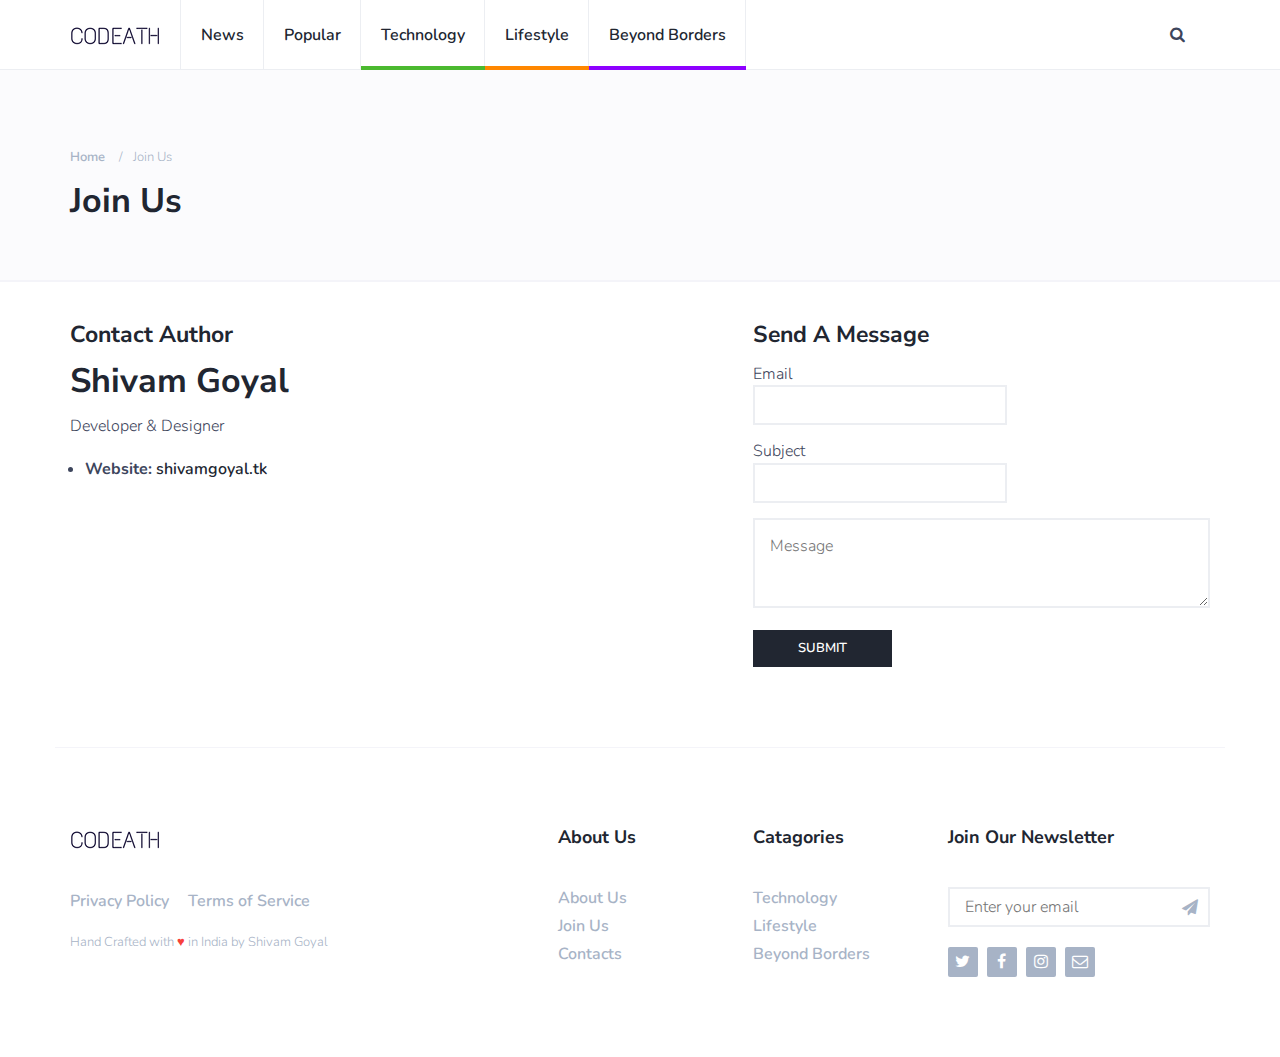
<file: pages/join.html>
<!DOCTYPE html>
<html lang="en">
	<head>
		<meta charset="utf-8">
		<meta http-equiv="X-UA-Compatible" content="IE=edge">
		<meta name="viewport" content="width=device-width, initial-scale=1">
		 <!-- The above 3 meta tags *must* come first in the head; any other head content must come *after* these tags -->

		<title>Join Us</title>

		<!-- Google font -->
		<link href="https://fonts.googleapis.com/css?family=Nunito+Sans:700%7CNunito:300,600" rel="stylesheet"> 

		<!-- Bootstrap -->
		<link type="text/css" rel="stylesheet" href="../css/bootstrap.min.css"/>

		<!-- Font Awesome Icon -->
		<link rel="stylesheet" href="../css/font-awesome.min.css">

		<!-- Custom stlylesheet -->
		<link type="text/css" rel="stylesheet" href="../css/style.css"/>
		
		<!-- Favicon -->
		<link rel="shortcut icon" type="image/png" href="../favicon.png" />

    </head>
	<body>
		
		<!-- Header -->
		<header id="header">
			<!-- Nav -->
			<div id="nav">
				<!-- Main Nav -->
				<div id="nav-fixed">
					<div class="container">
						<!-- logo -->
						<div class="nav-logo">
							<a href="../index.html" class="logo"><img src="../img/logo.png" alt=""></a>
						</div>
						<!-- /logo -->

						<!-- nav -->
						<ul class="nav-menu nav navbar-nav">
							<li><a href="news.html">News</a></li>
							<li><a href="popular.html">Popular</a></li>
							<li class="cat-1"><a href="technology.html">Technology</a></li>
							<li class="cat-2"><a href="lifestyle.html">Lifestyle</a></li>
							<li class="cat-3"><a href="beyond-borders.html">Beyond Borders</a></li>
						</ul>
						<!-- /nav -->

						<!-- search toggle -->
						<div class="nav-btns">
							<button class="search-btn"><i class="fa fa-search"></i></button>
							<div class="search-form">
								<input class="search-input" type="text" name="search" placeholder="Enter Your Search ...">
								<button class="search-close"><i class="fa fa-times"></i></button>
							</div>
						</div>
						<!-- /search toggle -->
					</div>
				</div>
				<!-- /Main Nav -->
			</div>
			<!-- /Nav -->
			
			<!-- Page Header -->
			<div class="page-header">
				<div class="container">
					<div class="row">
						<div class="col-md-10">
							<ul class="page-header-breadcrumb">
								<li><a href="../index.html">Home</a></li>
								<li>Join Us</li>
							</ul>
							<h1>Join Us</h1>
						</div>
					</div>
				</div>
			</div>
			<!-- /Page Header -->
		</header>
		<!-- /Header -->

		<!-- section -->
		<div class="section">
			<!-- container -->
			<div class="container">
				<!-- row -->
				<div class="row">
					<div class="col-md-6">
						<div class="section-row">
							<h3>Contact Author</h3>
							<h1>Shivam Goyal</h2>
							<p>Developer & Designer</p>
							<ul class="list-style">
								<li><p><strong>Website:</strong> <a href="https://shivamgoyal.tk">shivamgoyal.tk</a></p></li>
							</ul>
						</div>
					</div>
					<div class="col-md-5 col-md-offset-1">
						<div class="section-row">
							<h3>Send A Message</h3>
							<form>
								<div class="row">
									<div class="col-md-7">
										<div class="form-group">
											<span>Email</span>
											<input class="input" type="email" name="email">
										</div>
									</div>
									<div class="col-md-7">
										<div class="form-group">
											<span>Subject</span>
											<input class="input" type="text" name="subject">
										</div>
									</div>
									<div class="col-md-12">
										<div class="form-group">
											<textarea class="input" name="message" placeholder="Message"></textarea>
										</div>
										<button class="primary-button">Submit</button>
									</div>
								</div>
							</form>
						</div>
					</div>
				</div>
				<!-- /row -->
			</div>
			<!-- /container -->
		</div>
		<!-- /section -->

		<!-- Footer -->
		<footer id="footer">
			<!-- container -->
			<div class="container">
				<!-- row -->
				<div class="row">
					<div class="col-md-5">
						<div class="footer-widget">
							<div class="footer-logo">
								<a href="../index.html" class="logo"><img src="../img/logo.png" alt=""></a>
							</div>
							<ul class="footer-nav">
								<li><a href="privacy.html">Privacy Policy</a></li>
								<li><a href="terms.html">Terms of Service</a></li>
							</ul>
							<div class="footer-copyright">
								<span>Hand Crafted with <span style="color: #f7403a">&hearts;</span> in India by Shivam Goyal</span>
							</div>
						</div>
					</div>

					<div class="col-md-4">
						<div class="row">
							<div class="col-md-6">
								<div class="footer-widget">
									<h3 class="footer-title">About Us</h3>
									<ul class="footer-links">
										<li><a href="about.html">About Us</a></li>
										<li><a href="join.html">Join Us</a></li>
										<li><a href="contact.html">Contacts</a></li>
									</ul>
								</div>
							</div>
							<div class="col-md-6">
								<div class="footer-widget">
									<h3 class="footer-title">Catagories</h3>
									<ul class="footer-links">
										<li><a href="technology.html">Technology</a></li>
										<li><a href="lifestyle.html">Lifestyle</a></li>
										<li><a href="beyond-borders.html">Beyond Borders</a></li>
									</ul>
								</div>
							</div>
						</div>
					</div>

					<div class="col-md-3">
						<div class="footer-widget">
							<h3 class="footer-title">Join our Newsletter</h3>
							<div class="footer-newsletter">
								<form>
									<input class="input" type="email" name="newsletter" placeholder="Enter your email">
									<button class="newsletter-btn"><i class="fa fa-paper-plane"></i></button>
								</form>
							</div>
							<ul class="footer-social">
								<li><a href="https://twitter.com/CoDeathOfficial"><i class="fa fa-twitter"></i></a></li>
								<li><a href="https://facebook.com/CoDeathOfficial"><i class="fa fa-facebook"></i></a></li>
								<li><a href="https://instagram.com/CoDeathOfficial"><i class="fa fa-instagram"></i></a></li>
								<li><a href="mailto:CoDeathOfficial@gmail.com"><i class="fa fa-envelope-o"></i></a></li>
							</ul>
						</div>
					</div>

				</div>
				<!-- /row -->
			</div>
			<!-- /container -->
		</footer>
		<!-- /Footer -->

		
		<!-- jQuery Plugins -->
		<script src="../js/jquery.min.js"></script>
		<script src="../js/bootstrap.min.js"></script>
		<script src="../js/main.js"></script>

	</body>
</html>
</file>
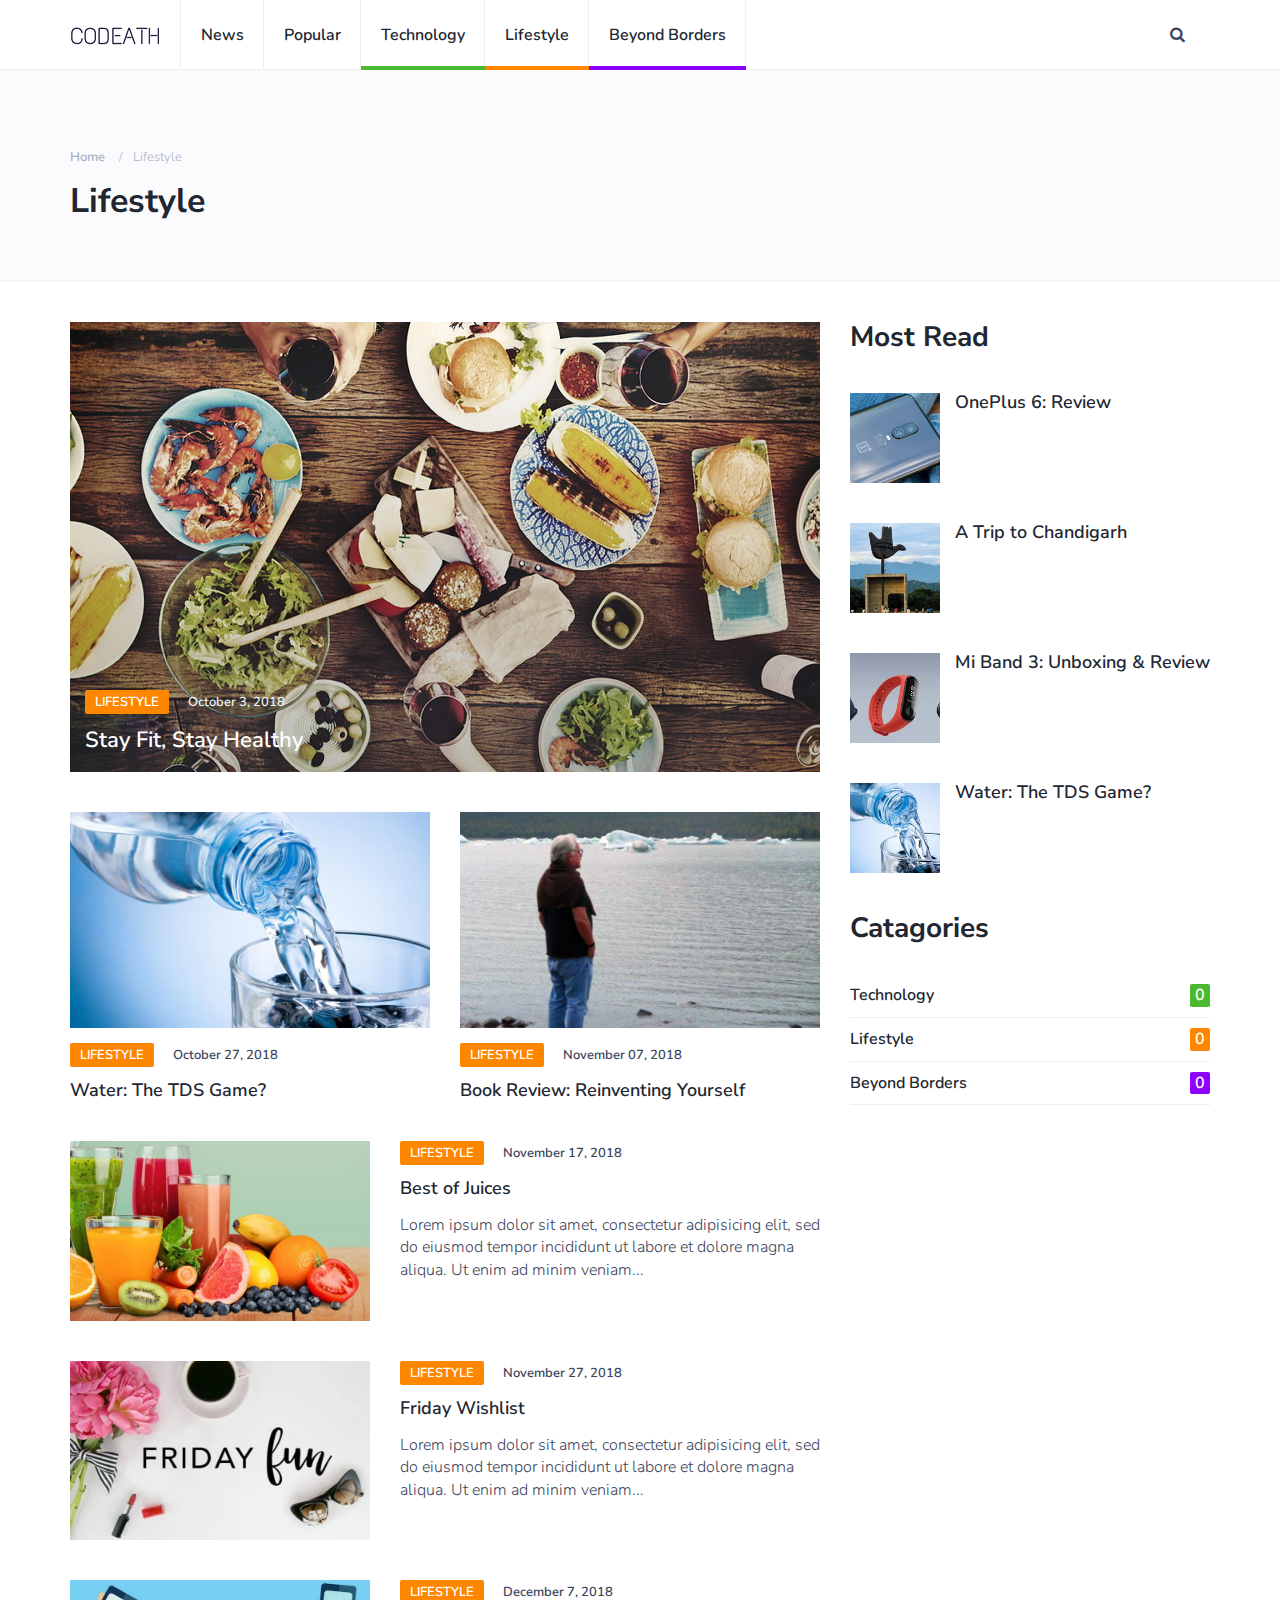
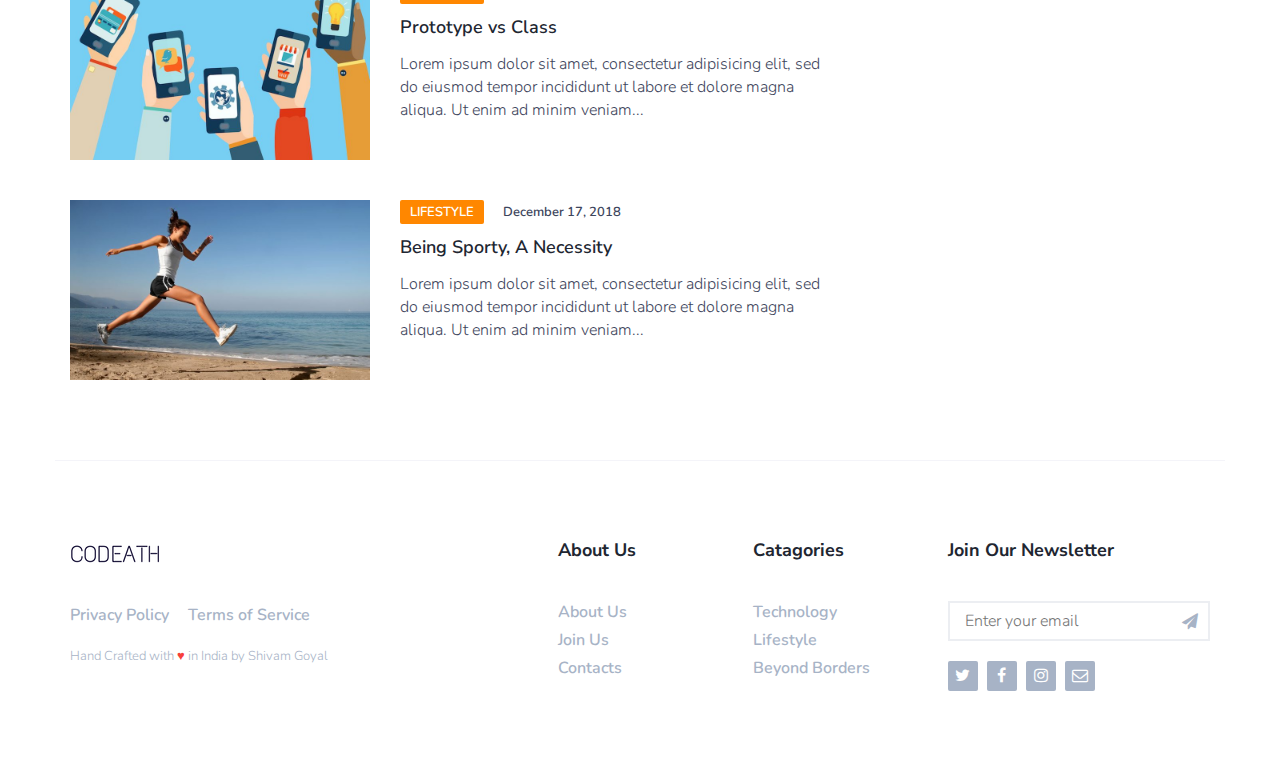
<file: pages/lifestyle.html>
<!DOCTYPE html>
<html lang="en">
	<head>
		<meta charset="utf-8">
		<meta http-equiv="X-UA-Compatible" content="IE=edge">
		<meta name="viewport" content="width=device-width, initial-scale=1">
		 <!-- The above 3 meta tags *must* come first in the head; any other head content must come *after* these tags -->

		<title>Lifestyle</title>

		<!-- Google font -->
		<link href="https://fonts.googleapis.com/css?family=Nunito+Sans:700%7CNunito:300,600" rel="stylesheet"> 

		<!-- Bootstrap -->
		<link type="text/css" rel="stylesheet" href="../css/bootstrap.min.css"/>

		<!-- Font Awesome Icon -->
		<link rel="stylesheet" href="../css/font-awesome.min.css">

		<!-- Custom stlylesheet -->
		<link type="text/css" rel="stylesheet" href="../css/style.css"/>
		
		<!-- Favicon -->
		<link rel="shortcut icon" type="image/png" href="../favicon.png" />

    </head>
	<body>
		
		<!-- Header -->
		<header id="header">
			<!-- Nav -->
			<div id="nav">
				<!-- Main Nav -->
				<div id="nav-fixed">
					<div class="container">
						<!-- logo -->
						<div class="nav-logo">
							<a href="../index.html" class="logo"><img src="../img/logo.png" alt=""></a>
						</div>
						<!-- /logo -->

						<!-- nav -->
						<ul class="nav-menu nav navbar-nav">
							<li><a href="news.html">News</a></li>
							<li><a href="popular.html">Popular</a></li>
							<li class="cat-1"><a href="technology.html">Technology</a></li>
							<li class="cat-2"><a href="lifestyle.html">Lifestyle</a></li>
							<li class="cat-3"><a href="beyond-borders.html">Beyond Borders</a></li>
						</ul>
						<!-- /nav -->

						<!-- search toggle -->
						<div class="nav-btns">
							<button class="search-btn"><i class="fa fa-search"></i></button>
							<div class="search-form">
								<input class="search-input" type="text" name="search" placeholder="Enter Your Search ...">
								<button class="search-close"><i class="fa fa-times"></i></button>
							</div>
						</div>
						<!-- /search toggle -->
					</div>
				</div>
				<!-- /Main Nav -->
			</div>
			<!-- /Nav -->
			
			<!-- Page Header -->
			<div class="page-header">
				<div class="container">
					<div class="row">
						<div class="col-md-10">
							<ul class="page-header-breadcrumb">
								<li><a href="../index.html">Home</a></li>
								<li>Lifestyle</li>
							</ul>
							<h1>Lifestyle</h1>
						</div>
					</div>
				</div>
			</div>
			<!-- /Page Header -->
		</header>
		<!-- /Header -->
		
		<!-- section -->
		<div class="section">
			<!-- container -->
			<div class="container">
				<!-- row -->
				<div class="row">
					<div class="col-md-8">
						<div class="row">
							<!-- post -->
							<div class="col-md-12">
								<div class="post post-thumb">
									<a class="post-img" href="stay-fit-stay-healthy.html"><img src="../img/stay-fit-stay-healthy-01.jpg" alt=""></a>
									<div class="post-body">
										<div class="post-meta">
											<a class="post-category cat-2" href="#">Lifestyle</a>
											<span class="post-date">October 3, 2018</span>
										</div>
										<h3 class="post-title"><a href="stay-fit-stay-healthy.html">Stay Fit, Stay Healthy</a></h3>
									</div>
								</div>
							</div>
							<!-- /post -->
										
							<!-- post -->
							<div class="col-md-6">
								<div class="post">
									<a class="post-img" href="water-the-tds-game.html"><img src="../img/water-the-tds-game-01.jpg" alt=""></a>
									<div class="post-body">
										<div class="post-meta">
											<a class="post-category cat-2" href="#">Lifestyle</a>
											<span class="post-date">October 27, 2018</span>
										</div>
										<h3 class="post-title"><a href="water-the-tds-game.html">Water: The TDS Game?</a></h3>
									</div>
								</div>
							</div>
							<!-- /post -->

							<!-- post -->
							<div class="col-md-6">
								<div class="post">
									<a class="post-img" href="book-review-reinventing-yourself.html"><img src="../img/book-review-reinventing-yourself-01.jpg" alt=""></a>
									<div class="post-body">
										<div class="post-meta">
											<a class="post-category cat-2" href="#">Lifestyle</a>
											<span class="post-date">November 07, 2018</span>
										</div>
										<h3 class="post-title"><a href="book-review-reinventing-yourself.html">Book Review: Reinventing Yourself</a></h3>
									</div>
								</div>
							</div>
							<!-- /post -->
							
							<div class="clearfix visible-md visible-lg"></div>
							
							<!-- ad
							<div class="col-md-12">
								<div class="section-row">
									<a href="#">
										<img class="img-responsive center-block" src="../img/ad-2.jpg" alt="">
									</a>
								</div>
							</div>
							<!-- ad -->
							
							<!-- post -->
							<div class="col-md-12">
								<div class="post post-row">
									<a class="post-img" href="best-of-juices.html"><img src="../img/best-of-juices-01.jpg" alt=""></a>
									<div class="post-body">
										<div class="post-meta">
											<a class="post-category cat-2" href="#">Lifestyle</a>
											<span class="post-date">November 17, 2018</span>
										</div>
										<h3 class="post-title"><a href="best-of-juices.html">Best of Juices</a></h3>
										<p>Lorem ipsum dolor sit amet, consectetur adipisicing elit, sed do eiusmod tempor incididunt ut labore et dolore magna aliqua. Ut enim ad minim veniam...</p>
									</div>
								</div>
							</div>
							<!-- /post -->
							
							<!-- post -->
							<div class="col-md-12">
								<div class="post post-row">
									<a class="post-img" href="friday-wishlist.html"><img src="../img/friday-wishlist-01.jpg" alt=""></a>
									<div class="post-body">
										<div class="post-meta">
											<a class="post-category cat-2" href="#">Lifestyle</a>
											<span class="post-date">November 27, 2018</span>
										</div>
										<h3 class="post-title"><a href="friday-wishlist.html">Friday Wishlist</a></h3>
										<p>Lorem ipsum dolor sit amet, consectetur adipisicing elit, sed do eiusmod tempor incididunt ut labore et dolore magna aliqua. Ut enim ad minim veniam...</p>
									</div>
								</div>
							</div>
							<!-- /post -->

							<!-- post -->
							<div class="col-md-12">
								<div class="post post-row">
									<a class="post-img" href="prototype-vs-class.html"><img src="../img/prototype-vs-class-01.jpg" alt=""></a>
									<div class="post-body">
										<div class="post-meta">
											<a class="post-category cat-2" href="#">Lifestyle</a>
											<span class="post-date">December 7, 2018</span>
										</div>
										<h3 class="post-title"><a href="prototype-vs-class.html">Prototype vs Class</a></h3>
										<p>Lorem ipsum dolor sit amet, consectetur adipisicing elit, sed do eiusmod tempor incididunt ut labore et dolore magna aliqua. Ut enim ad minim veniam...</p>
									</div>
								</div>
							</div>
							<!-- /post -->
							
							<!-- post -->
							<div class="col-md-12">
								<div class="post post-row">
									<a class="post-img" href="being-sporty-a-necessity.html"><img src="../img/being-sporty-a-necessity-01.jpg" alt=""></a>
									<div class="post-body">
										<div class="post-meta">
											<a class="post-category cat-2" href="#">Lifestyle</a>
											<span class="post-date">December 17, 2018</span>
										</div>
										<h3 class="post-title"><a href="being-sporty-a-necessity.html">Being Sporty, A Necessity</a></h3>
										<p>Lorem ipsum dolor sit amet, consectetur adipisicing elit, sed do eiusmod tempor incididunt ut labore et dolore magna aliqua. Ut enim ad minim veniam...</p>
									</div>
								</div>
							</div>
							<!-- /post -->
							
						</div>
					</div>
					
					<div class="col-md-4">
						<!-- ad 
						<div class="aside-widget text-center">
							<a href="#" style="display: inline-block;margin: auto;">
								<img class="img-responsive" src="./img/ad-1.jpg" alt="">
							</a>
						</div>
						<!-- /ad -->
						
						<!-- post widget -->
						<div class="aside-widget">
							<div class="section-title">
								<h2>Most Read</h2>
							</div>

							<div class="post post-widget">
								<a class="post-img" href="most-read-1.html"><img src="../img/most-read-1.jpg" alt=""></a>
								<div class="post-body">
									<h3 class="post-title"><a href="most-read-1.html">OnePlus 6: Review</a></h3>
								</div>
							</div>

							<div class="post post-widget">
								<a class="post-img" href="most-read-2.html"><img src="../img/most-read-2.jpg" alt=""></a>
								<div class="post-body">
									<h3 class="post-title"><a href="most-read-2.html">A Trip to Chandigarh</a></h3>
								</div>
							</div>

							<div class="post post-widget">
								<a class="post-img" href="most-read-3.html"><img src="../img/most-read-3.jpg" alt=""></a>
								<div class="post-body">
									<h3 class="post-title"><a href="most-read-3.html">Mi Band 3: Unboxing & Review</a></h3>
								</div>
							</div>

							<div class="post post-widget">
								<a class="post-img" href="most-read-4.html"><img src="../img/most-read-4.jpg" alt=""></a>
								<div class="post-body">
									<h3 class="post-title"><a href="most-read-4.html">Water: The TDS Game?</a></h3>
								</div>
							</div>
						</div>
						<!-- /post widget -->
						
						<!-- catagories -->
						<div class="aside-widget">
							<div class="section-title">
								<h2>Catagories</h2>
							</div>
							<div class="category-widget">
								<ul>
									<li><a href="technology.html" class="cat-1">Technology<span>0</span></a></li>
									<li><a href="lifestyle.html" class="cat-2">Lifestyle<span>0</span></a></li>
									<li><a href="beyond-borders.html" class="cat-3">Beyond Borders<span>0</span></a></li>
								</ul>
							</div>
						</div>
						<!-- /catagories -->
						
						<!-- tags
						<div class="aside-widget">
							<div class="tags-widget">
								<ul>
									<li><a href="#">Chrome</a></li>
									<li><a href="#">CSS</a></li>
									<li><a href="#">Tutorial</a></li>
									<li><a href="#">Backend</a></li>
									<li><a href="#">JQuery</a></li>
									<li><a href="#">Design</a></li>
									<li><a href="#">Development</a></li>
									<li><a href="#">Technology</a></li>
									<li><a href="#">Website</a></li>
								</ul>
							</div>
						</div>
						<!-- /tags -->
						
						<!-- archive 
						<div class="aside-widget">
							<div class="section-title">
								<h2>Archive</h2>
							</div>
							<div class="archive-widget">
								<ul>
									<li><a href="#">Jan 2018</a></li>
									<li><a href="#">Feb 2018</a></li>
									<li><a href="#">Mar 2018</a></li>
								</ul>
							</div>
						</div>
						<!-- /archive -->
					</div>
				</div>
				<!-- /row -->
			</div>
			<!-- /container -->
		</div>
		<!-- /section -->

		<!-- Footer -->
		<footer id="footer">
			<!-- container -->
			<div class="container">
				<!-- row -->
				<div class="row">
					<div class="col-md-5">
						<div class="footer-widget">
							<div class="footer-logo">
								<a href="../index.html" class="logo"><img src="../img/logo.png" alt=""></a>
							</div>
							<ul class="footer-nav">
								<li><a href="privacy.html">Privacy Policy</a></li>
								<li><a href="terms.html">Terms of Service</a></li>
							</ul>
							<div class="footer-copyright">
								<span>Hand Crafted with <span style="color: #f7403a">&hearts;</span> in India by Shivam Goyal</span>
							</div>
						</div>
					</div>

					<div class="col-md-4">
						<div class="row">
							<div class="col-md-6">
								<div class="footer-widget">
									<h3 class="footer-title">About Us</h3>
									<ul class="footer-links">
										<li><a href="about.html">About Us</a></li>
										<li><a href="join.html">Join Us</a></li>
										<li><a href="contact.html">Contacts</a></li>
									</ul>
								</div>
							</div>
							<div class="col-md-6">
								<div class="footer-widget">
									<h3 class="footer-title">Catagories</h3>
									<ul class="footer-links">
										<li><a href="technology.html">Technology</a></li>
										<li><a href="lifestyle.html">Lifestyle</a></li>
										<li><a href="beyond-borders.html">Beyond Borders</a></li>
									</ul>
								</div>
							</div>
						</div>
					</div>

					<div class="col-md-3">
						<div class="footer-widget">
							<h3 class="footer-title">Join our Newsletter</h3>
							<div class="footer-newsletter">
								<form>
									<input class="input" type="email" name="newsletter" placeholder="Enter your email">
									<button class="newsletter-btn"><i class="fa fa-paper-plane"></i></button>
								</form>
							</div>
							<ul class="footer-social">
								<li><a href="https://twitter.com/CoDeathOfficial"><i class="fa fa-twitter"></i></a></li>
								<li><a href="https://facebook.com/CoDeathOfficial"><i class="fa fa-facebook"></i></a></li>
								<li><a href="https://instagram.com/CoDeathOfficial"><i class="fa fa-instagram"></i></a></li>
								<li><a href="mailto:CoDeathOfficial@gmail.com"><i class="fa fa-envelope-o"></i></a></li>
							</ul>
						</div>
					</div>

				</div>
				<!-- /row -->
			</div>
			<!-- /container -->
		</footer>
		<!-- /Footer -->

		<!-- jQuery Plugins -->
		<script src="../js/jquery.min.js"></script>
		<script src="../js/bootstrap.min.js"></script>
		<script src="../js/main.js"></script>

	</body>
</html>
</file>
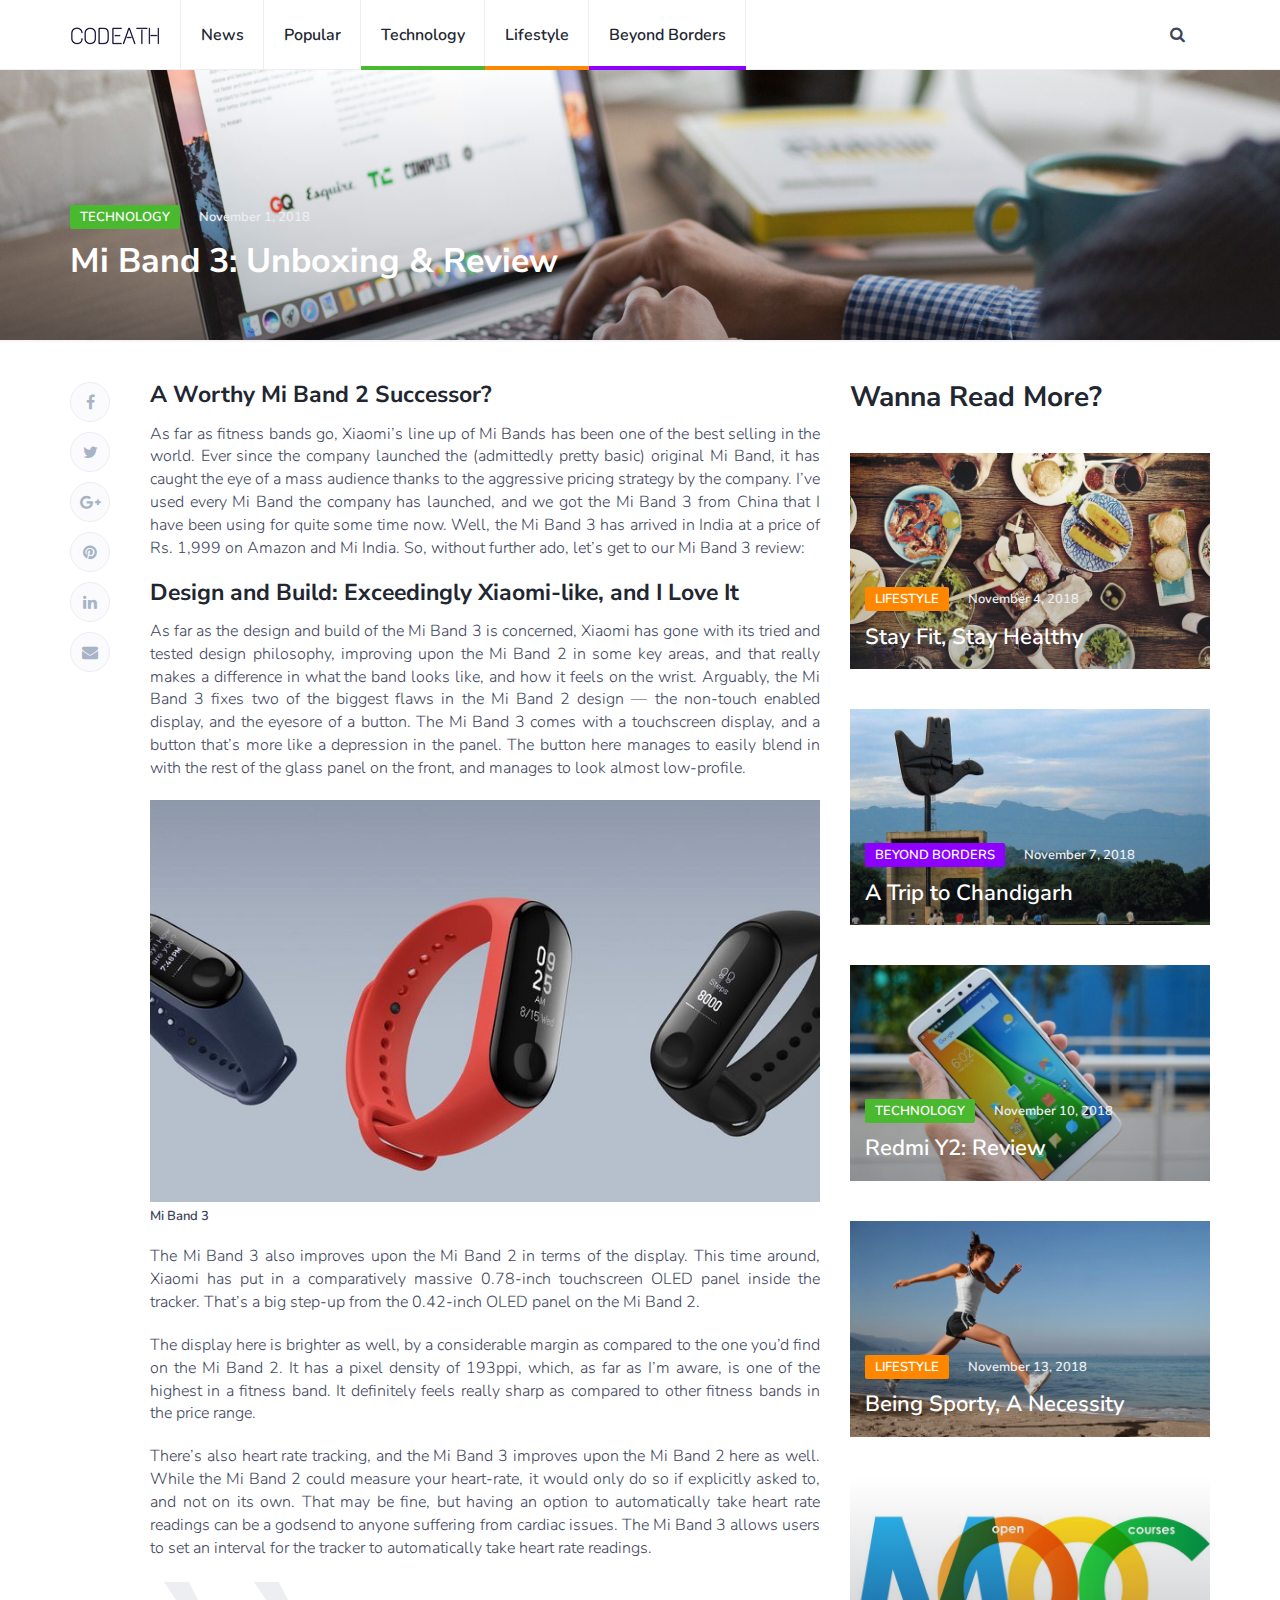
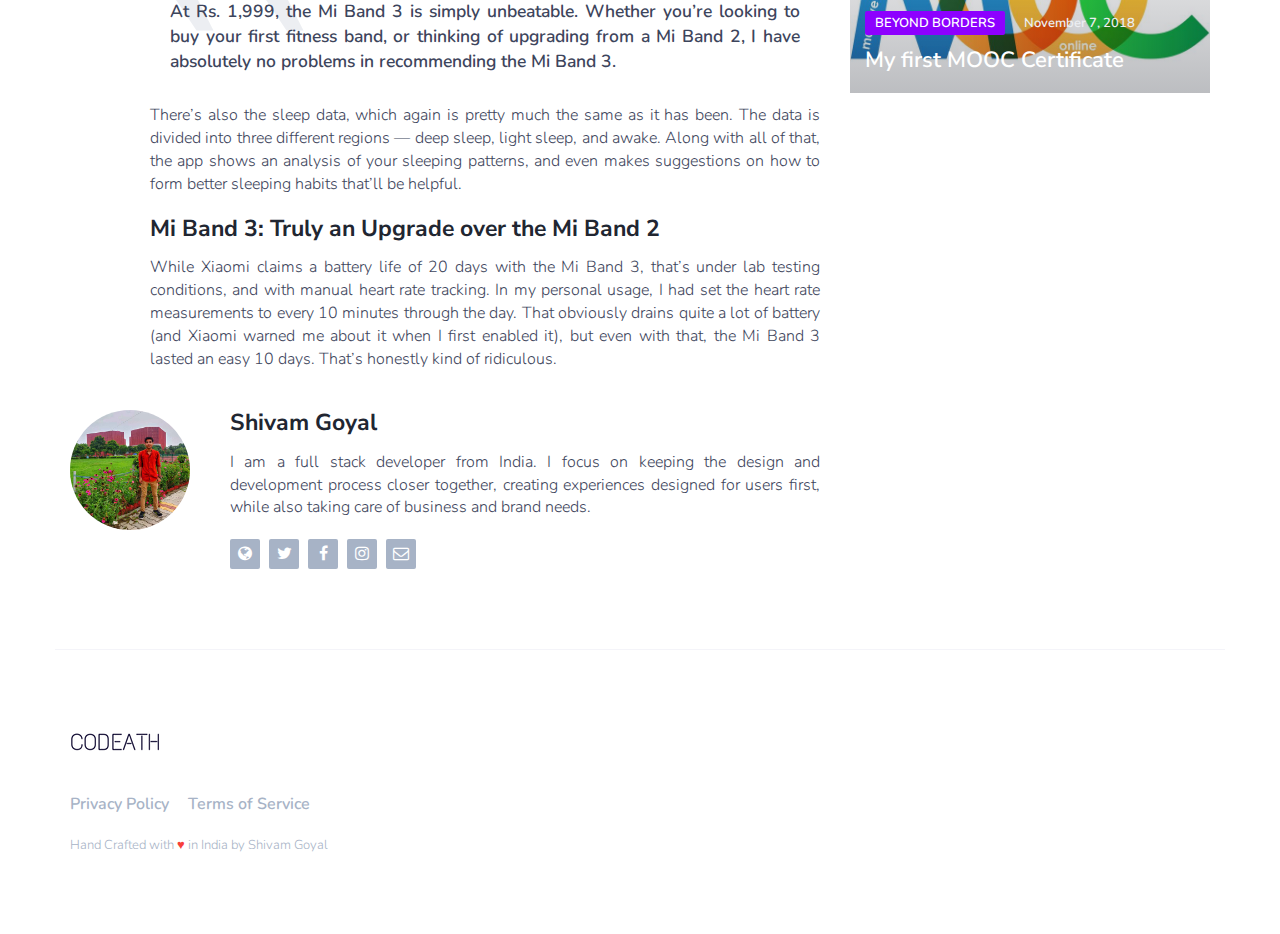
<file: pages/mi-band-3-unboxing-review.html>
<!DOCTYPE html>
<html lang="en">
	<head>
		<meta charset="utf-8">
		<meta http-equiv="X-UA-Compatible" content="IE=edge">
		<meta name="viewport" content="width=device-width, initial-scale=1">
		 <!-- The above 3 meta tags *must* come first in the head; any other head content must come *after* these tags -->

		<title>Mi Band 3: Unboxing & Review</title>

		<!-- Google font -->
		<link href="https://fonts.googleapis.com/css?family=Nunito+Sans:700%7CNunito:300,600" rel="stylesheet"> 

		<!-- Bootstrap -->
		<link type="text/css" rel="stylesheet" href="../css/bootstrap.min.css"/>

		<!-- Font Awesome Icon -->
		<link rel="stylesheet" href="../css/font-awesome.min.css">

		<!-- Custom stlylesheet -->
		<link type="text/css" rel="stylesheet" href="../css/style.css"/>
		
		<!-- Favicon -->
		<link rel="shortcut icon" type="image/png" href="../favicon.png" />

    </head>
	<body>
		
		<!-- Header -->
		<header id="header">
			<!-- Nav -->
			<div id="nav">
				<!-- Main Nav -->
				<div id="nav-fixed">
					<div class="container">
						<!-- logo -->
						<div class="nav-logo">
							<a href="../index.html" class="logo"><img src="../img/logo.png" alt=""></a>
						</div>
						<!-- /logo -->

						<!-- nav -->
						<ul class="nav-menu nav navbar-nav">
							<li><a href="news.html">News</a></li>
							<li><a href="popular.html">Popular</a></li>
							<li class="cat-1"><a href="technology.html">Technology</a></li>
							<li class="cat-2"><a href="lifestyle.html">Lifestyle</a></li>
							<li class="cat-3"><a href="beyond-borders.html">Beyond Borders</a></li>
						</ul>
						<!-- /nav -->

						<!-- search toggle -->
						<div class="nav-btns">
							<button class="search-btn"><i class="fa fa-search"></i></button>
							<div class="search-form">
								<input class="search-input" type="text" name="search" placeholder="Enter Your Search ...">
								<button class="search-close"><i class="fa fa-times"></i></button>
							</div>
						</div>
						<!-- /search toggle -->
					</div>
				</div>
				<!-- /Main Nav -->
			</div>
			<!-- /Nav -->
		</header>
		<!-- /Header -->
			
			<!-- Page Header -->
			<div id="post-header" class="page-header">
				<div class="background-img" style="background-image: url('../img/post-page.jpg');"></div>
				<div class="container">
					<div class="row">
						<div class="col-md-10">
							<div class="post-meta">
								<a class="post-category cat-1" href="technology.html">Technology</a>
								<span class="post-date">November 1, 2018</span>
							</div>
							<h1>Mi Band 3: Unboxing & Review</h1>
						</div>
					</div>
				</div>
			</div>
			<!-- /Page Header -->
		</header>
		<!-- /Header -->

		<!-- section -->
		<div class="section">
			<!-- container -->
			<div class="container">
				<!-- row -->
				<div class="row">
					<!-- Post content -->
					<div class="col-md-8">
						<div class="section-row sticky-container">
							<div class="main-post">
								<h3>A Worthy Mi Band 2 Successor?</h3>
								<p>As far as fitness bands go, Xiaomi’s line up of Mi Bands has been one of the best selling in the world. Ever since the company launched the (admittedly pretty basic) original Mi Band, it has caught the eye of a mass audience thanks to the aggressive pricing strategy by the company. I’ve used every Mi Band the company has launched, and we got the Mi Band 3 from China that I have been using for quite some time now. Well, the Mi Band 3 has arrived in India at a price of Rs. 1,999 on Amazon and Mi India. So, without further ado, let’s get to our Mi Band 3 review:</p>
								<h3>Design and Build: Exceedingly Xiaomi-like, and I Love It</h3>
								<p>As far as the design and build of the Mi Band 3 is concerned, Xiaomi has gone with its tried and tested design philosophy, improving upon the Mi Band 2 in some key areas, and that really makes a difference in what the band looks like, and how it feels on the wrist. Arguably, the Mi Band 3 fixes two of the biggest flaws in the Mi Band 2 design — the non-touch enabled display, and the eyesore of a button. The Mi Band 3 comes with a touchscreen display, and a button that’s more like a depression in the panel. The button here manages to easily blend in with the rest of the glass panel on the front, and manages to look almost low-profile.</p>
								<figure class="figure-img">
									<img class="img-responsive" src="../img/mi-band-3-unboxing-review-01.jpg" alt="">
									<figcaption>Mi Band 3</figcaption>
								</figure>
								<p>The Mi Band 3 also improves upon the Mi Band 2 in terms of the display. This time around, Xiaomi has put in a comparatively massive 0.78-inch touchscreen OLED panel inside the tracker. That’s a big step-up from the 0.42-inch OLED panel on the Mi Band 2.</p>
								<p>The display here is brighter as well, by a considerable margin as compared to the one you’d find on the Mi Band 2. It has a pixel density of 193ppi, which, as far as I’m aware, is one of the highest in a fitness band. It definitely feels really sharp as compared to other fitness bands in the price range.</p>
								<p>There’s also heart rate tracking, and the Mi Band 3 improves upon the Mi Band 2 here as well. While the Mi Band 2 could measure your heart-rate, it would only do so if explicitly asked to, and not on its own. That may be fine, but having an option to automatically take heart rate readings can be a godsend to anyone suffering from cardiac issues. The Mi Band 3 allows users to set an interval for the tracker to automatically take heart rate readings.</p>
								<blockquote class="blockquote">
									At Rs. 1,999, the Mi Band 3 is simply unbeatable. Whether you’re looking to buy your first fitness band, or thinking of upgrading from a Mi Band 2, I have absolutely no problems in recommending the Mi Band 3.
								</blockquote>
								<p>There’s also the sleep data, which again is pretty much the same as it has been. The data is divided into three different regions — deep sleep, light sleep, and awake. Along with all of that, the app shows an analysis of your sleeping patterns, and even makes suggestions on how to form better sleeping habits that’ll be helpful.</p>
								<h3>Mi Band 3: Truly an Upgrade over the Mi Band 2</h3>
								<p>While Xiaomi claims a battery life of 20 days with the Mi Band 3, that’s under lab testing conditions, and with manual heart rate tracking. In my personal usage, I had set the heart rate measurements to every 10 minutes through the day. That obviously drains quite a lot of battery (and Xiaomi warned me about it when I first enabled it), but even with that, the Mi Band 3 lasted an easy 10 days. That’s honestly kind of ridiculous.</p>
							</div>
							<div class="post-shares sticky-shares">
								<a href="#" class="share-facebook"><i class="fa fa-facebook"></i></a>
								<a href="#" class="share-twitter"><i class="fa fa-twitter"></i></a>
								<a href="#" class="share-google-plus"><i class="fa fa-google-plus"></i></a>
								<a href="#" class="share-pinterest"><i class="fa fa-pinterest"></i></a>
								<a href="#" class="share-linkedin"><i class="fa fa-linkedin"></i></a>
								<a href="#"><i class="fa fa-envelope"></i></a>
							</div>
						</div>
						
						<!-- author -->
						<div class="section-row">
							<div class="post-author">
								<div class="media">
									<div class="media-left">
										<img class="media-object" src="../img/shivam.jpg">
									</div>
									<div class="media-body">
										<div class="media-heading">
											<h3>Shivam Goyal</h3>
										</div>
										<p>I am a full stack developer from India. I focus on keeping the design and development process closer together, creating experiences designed for users first, while also taking care of business and brand needs.</p>
										<ul class="author-social">
											<li><a href="https://shivamgoyal.tk" target="_blank"><i class="fa fa-globe"></i></a></li>
											<li><a href="https://twitter.com/ShivamGoyal1899" target="_blank"><i class="fa fa-twitter"></i></a></li>
											<li><a href="https://facebook.com/ShivamGoyal1899" target="_blank"><i class="fa fa-facebook"></i></a></li>
											<li><a href="https://instagram.com/ShivamGoyal1899" target="_blank"><i class="fa fa-instagram"></i></a></li>
											<li><a href="mailto:shivamgoyal1899@gmail.com" target="_blank"><i class="fa fa-envelope-o"></i></a></li>
										</ul>
									</div>
								</div>
							</div>
						</div>
						<!-- /author -->
					</div>
					<!-- /Post content -->

					<!-- aside -->
					<div class="col-md-4">
						<!-- post widget -->
						<div class="aside-widget">
							<div class="section-title">
								<h2>Wanna Read More?</h2>
							</div>							
							<div class="post post-thumb">
								<a class="post-img" href="stay-fit-stay-healthy.html"><img src="../img/stay-fit-stay-healthy-01.jpg" alt=""></a>
								<div class="post-body">
									<div class="post-meta">
										<a class="post-category cat-2" href="lifestyle.html">Lifestyle</a>
										<span class="post-date">November 4, 2018</span>
									</div>
									<h3 class="post-title"><a href="stay-fit-stay-healthy.html">Stay Fit, Stay Healthy</a></h3>
								</div>
							</div>
							
							<div class="post post-thumb">
								<a class="post-img" href="a-trip-to-chandigarh.html"><img src="../img/a-trip-to-chandigarh-01.jpg" alt=""></a>
								<div class="post-body">
									<div class="post-meta">
										<a class="post-category cat-3" href="beyond-borders.html">Beyond Borders</a>
										<span class="post-date">November 7, 2018</span>
									</div>
									<h3 class="post-title"><a href="a-trip-to-chandigarh.html">A Trip to Chandigarh</a></h3>
								</div>
							</div>
							
							<div class="post post-thumb">
								<a class="post-img" href="redmi-y2-review.html"><img src="../img/redmi-y2-review-01.jpg" alt=""></a>
								<div class="post-body">
									<div class="post-meta">
										<a class="post-category cat-1" href="technology.html">Technology</a>
										<span class="post-date">November 10, 2018</span>
									</div>
									<h3 class="post-title"><a href="redmi-y2-review.html">Redmi Y2: Review</a></h3>
								</div>
							</div>
							
							<div class="post post-thumb">
								<a class="post-img" href="being-sporty-a-necessity.html"><img src="../img/being-sporty-a-necessity-01.jpg" alt=""></a>
								<div class="post-body">
									<div class="post-meta">
										<a class="post-category cat-2" href="lifestyle.html">Lifestyle</a>
										<span class="post-date">November 13, 2018</span>
									</div>
									<h3 class="post-title"><a href="being-sporty-a-necessity.html">Being Sporty, A Necessity</a></h3>
								</div>
							</div>
							
							<div class="post post-thumb">
								<a class="post-img" href="my-first-mooc-certificate.html"><img src="../img/my-first-mooc-certificate-01.jpg" alt=""></a>
								<div class="post-body">
									<div class="post-meta">
										<a class="post-category cat-3" href="beyond-borders.html">Beyond Borders</a>
										<span class="post-date">November 7, 2018</span>
									</div>
									<h3 class="post-title"><a href="my-first-mooc-certificate.html">My first MOOC Certificate</a></h3>
								</div>
							</div>

						</div>
						<!-- /post widget -->
					</div>
					<!-- /aside -->
				</div>
				<!-- /row -->
			</div>
			<!-- /container -->
		</div>
		<!-- /section -->

		<!-- Footer -->
		<footer id="footer">
			<!-- container -->
			<div class="container">
				<!-- row -->
				<div class="row">
					<div class="col-md-5">
						<div class="footer-widget">
							<div class="footer-logo">
								<a href="../index.html" class="logo"><img src="../img/logo.png" alt=""></a>
							</div>
							<ul class="footer-nav">
								<li><a href="privacy.html">Privacy Policy</a></li>
								<li><a href="terms.html">Terms of Service</a></li>
							</ul>
							<div class="footer-copyright">
								<span>Hand Crafted with <span style="color: #f7403a">&hearts;</span> in India by Shivam Goyal</span>
							</div>
						</div>
					</div>
				<!-- /row -->
			</div>
			<!-- /container -->
		</footer>
		<!-- /Footer -->

		<!-- jQuery Plugins -->
		<script src="../js/jquery.min.js"></script>
		<script src="../js/bootstrap.min.js"></script>
		<script src="../js/main.js"></script>

	</body>
</html>
</file>
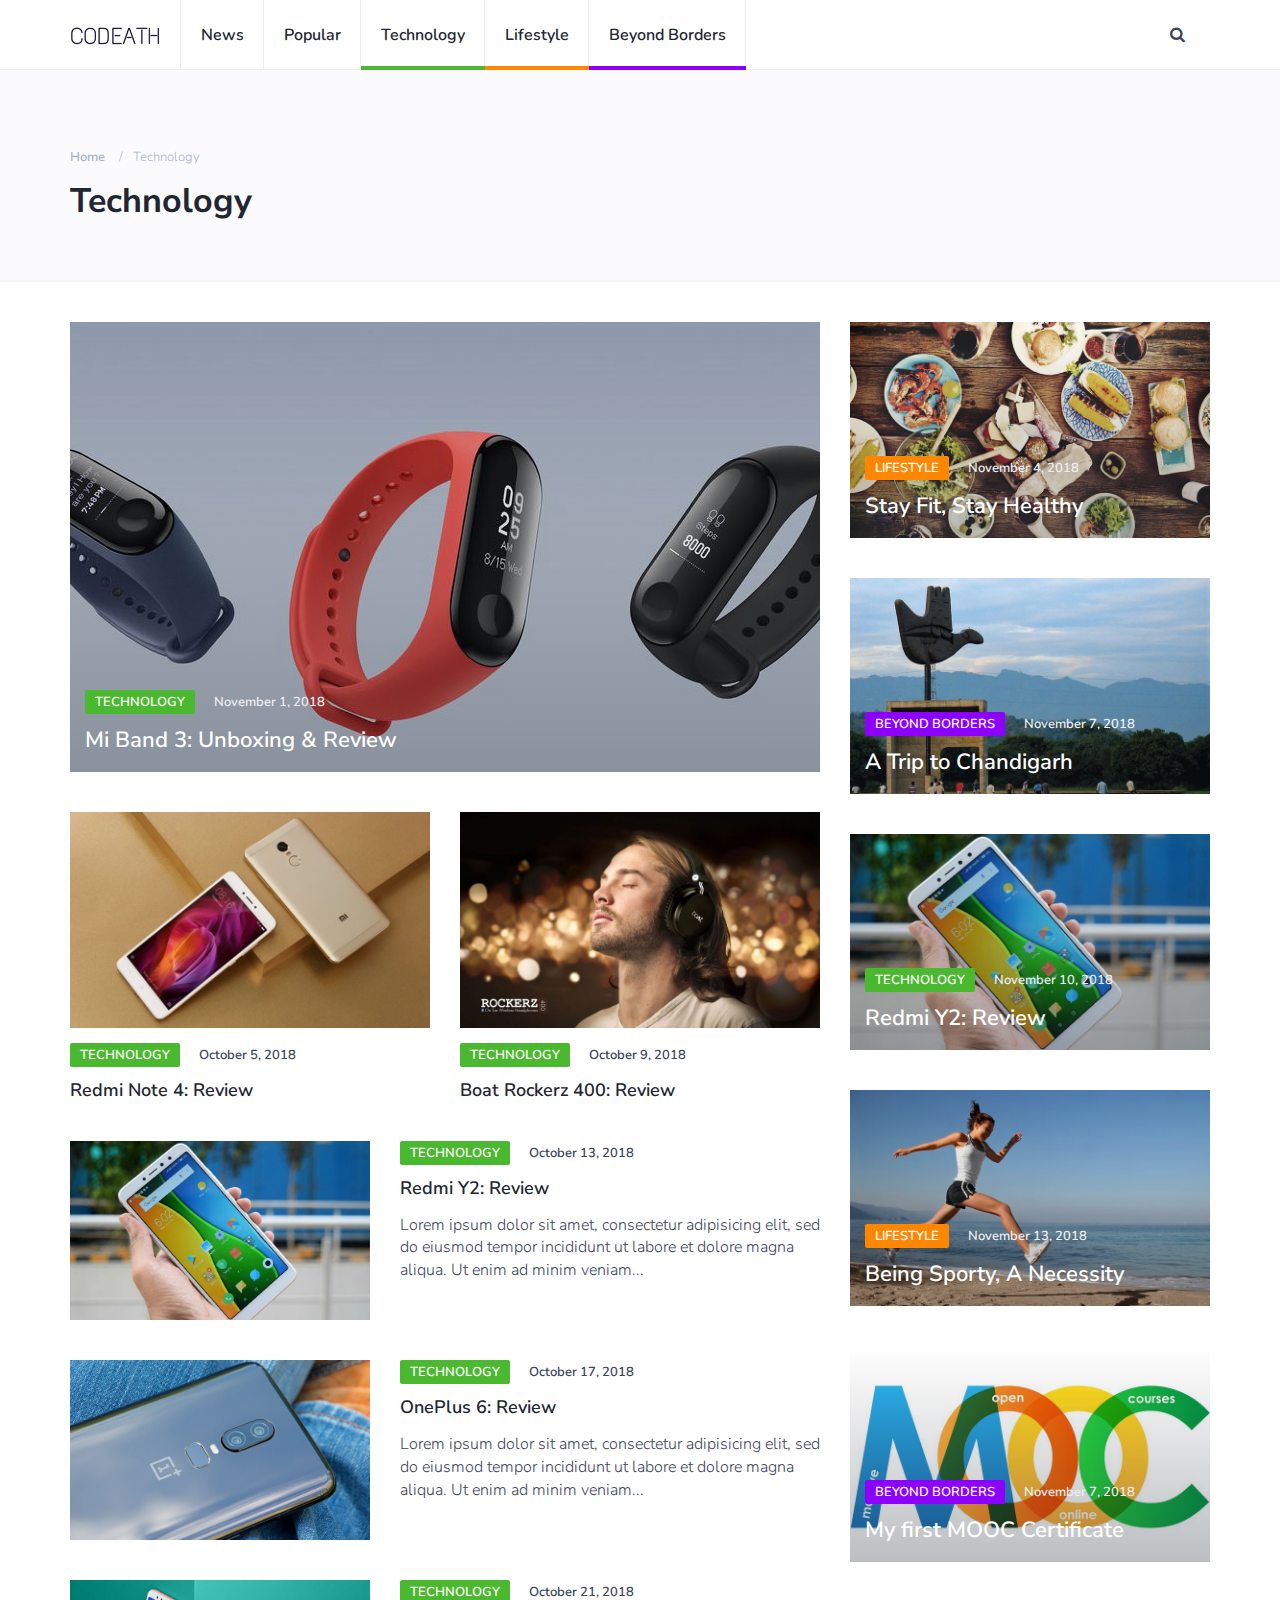
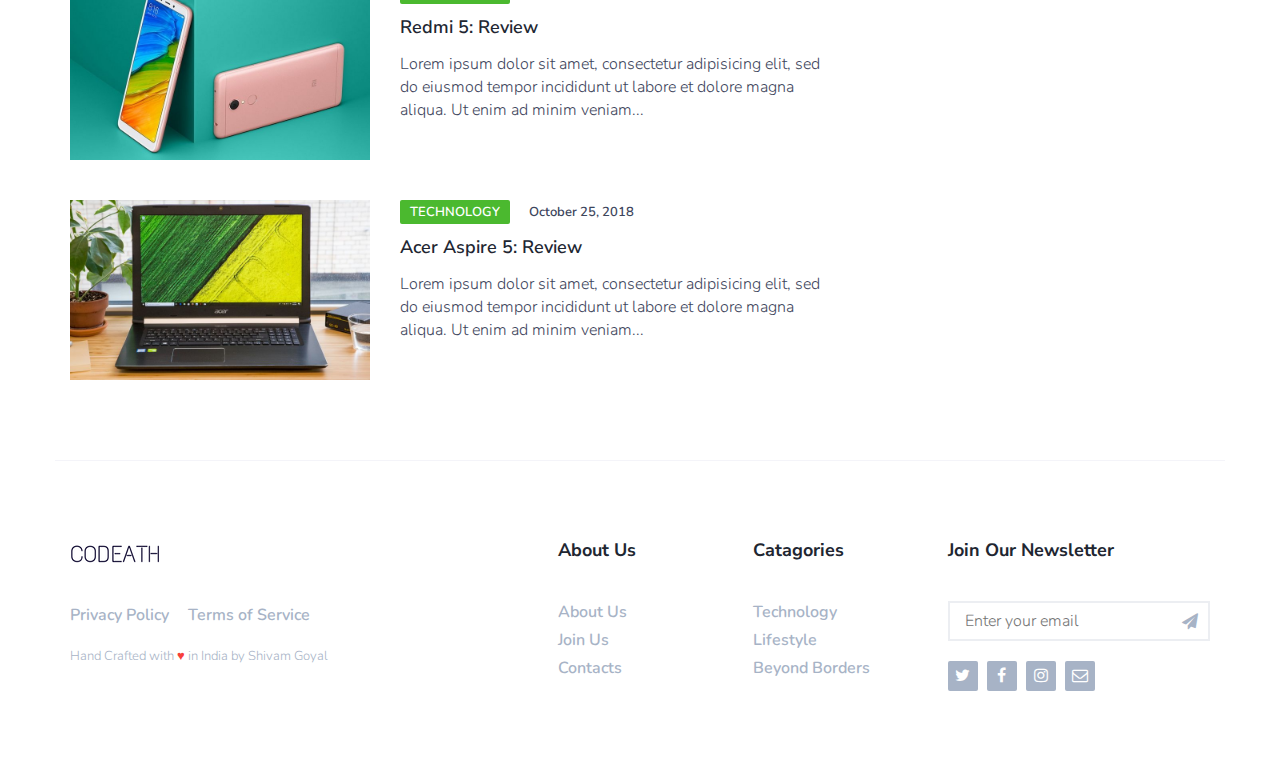
<file: pages/technology.html>
<!DOCTYPE html>
<html lang="en">
	<head>
		<meta charset="utf-8">
		<meta http-equiv="X-UA-Compatible" content="IE=edge">
		<meta name="viewport" content="width=device-width, initial-scale=1">
		 <!-- The above 3 meta tags *must* come first in the head; any other head content must come *after* these tags -->

		<title>Technology</title>

		<!-- Google font -->
		<link href="https://fonts.googleapis.com/css?family=Nunito+Sans:700%7CNunito:300,600" rel="stylesheet"> 

		<!-- Bootstrap -->
		<link type="text/css" rel="stylesheet" href="../css/bootstrap.min.css"/>

		<!-- Font Awesome Icon -->
		<link rel="stylesheet" href="../css/font-awesome.min.css">

		<!-- Custom stlylesheet -->
		<link type="text/css" rel="stylesheet" href="../css/style.css"/>
		
		<!-- Favicon -->
		<link rel="shortcut icon" type="image/png" href="../favicon.png" />

    </head>
	<body>
		
		<!-- Header -->
		<header id="header">
			<!-- Nav -->
			<div id="nav">
				<!-- Main Nav -->
				<div id="nav-fixed">
					<div class="container">
						<!-- logo -->
						<div class="nav-logo">
							<a href="../index.html" class="logo"><img src="../img/logo.png" alt=""></a>
						</div>
						<!-- /logo -->

						<!-- nav -->
						<ul class="nav-menu nav navbar-nav">
							<li><a href="news.html">News</a></li>
							<li><a href="popular.html">Popular</a></li>
							<li class="cat-1"><a href="technology.html">Technology</a></li>
							<li class="cat-2"><a href="lifestyle.html">Lifestyle</a></li>
							<li class="cat-3"><a href="beyond-borders.html">Beyond Borders</a></li>
						</ul>
						<!-- /nav -->

						<!-- search toggle -->
						<div class="nav-btns">
							<button class="search-btn"><i class="fa fa-search"></i></button>
							<div class="search-form">
								<input class="search-input" type="text" name="search" placeholder="Enter Your Search ...">
								<button class="search-close"><i class="fa fa-times"></i></button>
							</div>
						</div>
						<!-- /search toggle -->
					</div>
				</div>
				<!-- /Main Nav -->
			</div>
			<!-- /Nav -->
			
			<!-- Page Header -->
			<div class="page-header">
				<div class="container">
					<div class="row">
						<div class="col-md-10">
							<ul class="page-header-breadcrumb">
								<li><a href="../index.html">Home</a></li>
								<li>Technology</li>
							</ul>
							<h1>Technology</h1>
						</div>
					</div>
				</div>
			</div>
			<!-- /Page Header -->
		</header>
		<!-- /Header -->
		
		<!-- section -->
		<div class="section">
			<!-- container -->
			<div class="container">
				<!-- row -->
				<div class="row">
					<div class="col-md-8">
						<div class="row">
							<!-- post -->
							<div class="col-md-12">
								<div class="post post-thumb">
									<a class="post-img" href="mi-band-3-unboxing-review.html"><img src="../img/mi-band-3-unboxing-review-01.jpg" alt=""></a>
									<div class="post-body">
										<div class="post-meta">
											<a class="post-category cat-1" href="#">Technology</a>
											<span class="post-date">November 1, 2018</span>
										</div>
										<h3 class="post-title"><a href="mi-band-3-unboxing-review.html">Mi Band 3: Unboxing & Review</a></h3>
									</div>
								</div>
							</div>
							<!-- /post -->
										
							<!-- post -->
							<div class="col-md-6">
								<div class="post">
									<a class="post-img" href="redmi-note-4-review.html"><img src="../img/redmi-note-4-review-01.jpg" alt=""></a>
									<div class="post-body">
										<div class="post-meta">
											<a class="post-category cat-1" href="#">Technology</a>
											<span class="post-date">October 5, 2018</span>
										</div>
										<h3 class="post-title"><a href="redmi-note-4-review.html">Redmi Note 4: Review</a></h3>
									</div>
								</div>
							</div>
							<!-- /post -->

							<!-- post -->
							<div class="col-md-6">
								<div class="post">
									<a class="post-img" href="boat-rockerz-400-review.html"><img src="../img/boat-rockerz-400-review-01.jpg" alt=""></a>
									<div class="post-body">
										<div class="post-meta">
											<a class="post-category cat-1" href="#">Technology</a>
											<span class="post-date">October 9, 2018</span>
										</div>
										<h3 class="post-title"><a href="boat-rockerz-400-review.html">Boat Rockerz 400: Review</a></h3>
									</div>
								</div>
							</div>
							<!-- /post -->
							
							<div class="clearfix visible-md visible-lg"></div>
														
							<!-- post -->
							<div class="col-md-12">
								<div class="post post-row">
									<a class="post-img" href="redmi-y2-review.html"><img src="../img/redmi-y2-review-01.jpg" alt=""></a>
									<div class="post-body">
										<div class="post-meta">
											<a class="post-category cat-1" href="#">Technology</a>
											<span class="post-date">October 13, 2018</span>
										</div>
										<h3 class="post-title"><a href="redmi-y2-review.html">Redmi Y2: Review</a></h3>
										<p>Lorem ipsum dolor sit amet, consectetur adipisicing elit, sed do eiusmod tempor incididunt ut labore et dolore magna aliqua. Ut enim ad minim veniam...</p>
									</div>
								</div>
							</div>
							<!-- /post -->
							
							<!-- post -->
							<div class="col-md-12">
								<div class="post post-row">
									<a class="post-img" href="oneplus-6-review.html"><img src="../img/oneplus-6-review-01.jpg" alt=""></a>
									<div class="post-body">
										<div class="post-meta">
											<a class="post-category cat-1" href="#">Technology</a>
											<span class="post-date">October 17, 2018</span>
										</div>
										<h3 class="post-title"><a href="oneplus-6-review.html">OnePlus 6: Review</a></h3>
										<p>Lorem ipsum dolor sit amet, consectetur adipisicing elit, sed do eiusmod tempor incididunt ut labore et dolore magna aliqua. Ut enim ad minim veniam...</p>
									</div>
								</div>
							</div>
							<!-- /post -->

							<!-- post -->
							<div class="col-md-12">
								<div class="post post-row">
									<a class="post-img" href="redmi-5-review.html"><img src="../img/redmi-5-review-01.jpg" alt=""></a>
									<div class="post-body">
										<div class="post-meta">
											<a class="post-category cat-1" href="#">Technology</a>
											<span class="post-date">October 21, 2018</span>
										</div>
										<h3 class="post-title"><a href="redmi-5-review.html">Redmi 5: Review</a></h3>
										<p>Lorem ipsum dolor sit amet, consectetur adipisicing elit, sed do eiusmod tempor incididunt ut labore et dolore magna aliqua. Ut enim ad minim veniam...</p>
									</div>
								</div>
							</div>
							<!-- /post -->
							
							<!-- post -->
							<div class="col-md-12">
								<div class="post post-row">
									<a class="post-img" href="acer-aspire-5-review.html"><img src="../img/acer-aspire-5-review-01.jpg" alt=""></a>
									<div class="post-body">
										<div class="post-meta">
											<a class="post-category cat-1" href="#">Technology</a>
											<span class="post-date">October 25, 2018</span>
										</div>
										<h3 class="post-title"><a href="acer-aspire-5-review.html">Acer Aspire 5: Review</a></h3>
										<p>Lorem ipsum dolor sit amet, consectetur adipisicing elit, sed do eiusmod tempor incididunt ut labore et dolore magna aliqua. Ut enim ad minim veniam...</p>
									</div>
								</div>
							</div>
							<!-- /post -->
							
						</div>
					</div>
					
					<!-- aside -->
					<div class="col-md-4">
						<!-- post widget -->
						<div class="aside-widget">
							<div class="post post-thumb">
								<a class="post-img" href="stay-fit-stay-healthy.html"><img src="../img/stay-fit-stay-healthy-01.jpg" alt=""></a>
								<div class="post-body">
									<div class="post-meta">
										<a class="post-category cat-2" href="lifestyle.html">Lifestyle</a>
										<span class="post-date">November 4, 2018</span>
									</div>
									<h3 class="post-title"><a href="stay-fit-stay-healthy.html">Stay Fit, Stay Healthy</a></h3>
								</div>
							</div>
							
							<div class="post post-thumb">
								<a class="post-img" href="a-trip-to-chandigarh.html"><img src="../img/a-trip-to-chandigarh-01.jpg" alt=""></a>
								<div class="post-body">
									<div class="post-meta">
										<a class="post-category cat-3" href="beyond-borders.html">Beyond Borders</a>
										<span class="post-date">November 7, 2018</span>
									</div>
									<h3 class="post-title"><a href="a-trip-to-chandigarh.html">A Trip to Chandigarh</a></h3>
								</div>
							</div>
							
							<div class="post post-thumb">
								<a class="post-img" href="redmi-y2-review.html"><img src="../img/redmi-y2-review-01.jpg" alt=""></a>
								<div class="post-body">
									<div class="post-meta">
										<a class="post-category cat-1" href="technology.html">Technology</a>
										<span class="post-date">November 10, 2018</span>
									</div>
									<h3 class="post-title"><a href="redmi-y2-review.html">Redmi Y2: Review</a></h3>
								</div>
							</div>
							
							<div class="post post-thumb">
								<a class="post-img" href="being-sporty-a-necessity.html"><img src="../img/being-sporty-a-necessity-01.jpg" alt=""></a>
								<div class="post-body">
									<div class="post-meta">
										<a class="post-category cat-2" href="lifestyle.html">Lifestyle</a>
										<span class="post-date">November 13, 2018</span>
									</div>
									<h3 class="post-title"><a href="being-sporty-a-necessity.html">Being Sporty, A Necessity</a></h3>
								</div>
							</div>
							
							<div class="post post-thumb">
								<a class="post-img" href="my-first-mooc-certificate.html"><img src="../img/my-first-mooc-certificate-01.jpg" alt=""></a>
								<div class="post-body">
									<div class="post-meta">
										<a class="post-category cat-3" href="beyond-borders.html">Beyond Borders</a>
										<span class="post-date">November 7, 2018</span>
									</div>
									<h3 class="post-title"><a href="my-first-mooc-certificate.html">My first MOOC Certificate</a></h3>
								</div>
							</div>

						</div>
						<!-- /post widget -->
					</div>
					<!-- /aside -->
				</div>
				<!-- /row -->
			</div>
			<!-- /container -->
		</div>
		<!-- /section -->

		<!-- Footer -->
		<footer id="footer">
			<!-- container -->
			<div class="container">
				<!-- row -->
				<div class="row">
					<div class="col-md-5">
						<div class="footer-widget">
							<div class="footer-logo">
								<a href="../index.html" class="logo"><img src="../img/logo.png" alt=""></a>
							</div>
							<ul class="footer-nav">
								<li><a href="privacy.html">Privacy Policy</a></li>
								<li><a href="terms.html">Terms of Service</a></li>
							</ul>
							<div class="footer-copyright">
								<span>Hand Crafted with <span style="color: #f7403a">&hearts;</span> in India by Shivam Goyal</span>
							</div>
						</div>
					</div>

					<div class="col-md-4">
						<div class="row">
							<div class="col-md-6">
								<div class="footer-widget">
									<h3 class="footer-title">About Us</h3>
									<ul class="footer-links">
										<li><a href="about.html">About Us</a></li>
										<li><a href="join.html">Join Us</a></li>
										<li><a href="contact.html">Contacts</a></li>
									</ul>
								</div>
							</div>
							<div class="col-md-6">
								<div class="footer-widget">
									<h3 class="footer-title">Catagories</h3>
									<ul class="footer-links">
										<li><a href="technology.html">Technology</a></li>
										<li><a href="lifestyle.html">Lifestyle</a></li>
										<li><a href="beyond-borders.html">Beyond Borders</a></li>
									</ul>
								</div>
							</div>
						</div>
					</div>

					<div class="col-md-3">
						<div class="footer-widget">
							<h3 class="footer-title">Join our Newsletter</h3>
							<div class="footer-newsletter">
								<form>
									<input class="input" type="email" name="newsletter" placeholder="Enter your email">
									<button class="newsletter-btn"><i class="fa fa-paper-plane"></i></button>
								</form>
							</div>
							<ul class="footer-social">
								<li><a href="https://twitter.com/CoDeathOfficial"><i class="fa fa-twitter"></i></a></li>
								<li><a href="https://facebook.com/CoDeathOfficial"><i class="fa fa-facebook"></i></a></li>
								<li><a href="https://instagram.com/CoDeathOfficial"><i class="fa fa-instagram"></i></a></li>
								<li><a href="mailto:CoDeathOfficial@gmail.com"><i class="fa fa-envelope-o"></i></a></li>
							</ul>
						</div>
					</div>

				</div>
				<!-- /row -->
			</div>
			<!-- /container -->
		</footer>
		<!-- /Footer -->

		<!-- jQuery Plugins -->
		<script src="../js/jquery.min.js"></script>
		<script src="../js/bootstrap.min.js"></script>
		<script src="../js/main.js"></script>

	</body>
</html>
</file>
<file: css/style.css>
/* 
Template Name: WebMag Html Template

Author: yaminncco

Colors:
	Body : #3d455c
	Headers : #212631
	Primary : #212631 #4BB92F #ff8700 #0078ff #8d00ff
	Dark : #212631
	Grey : #eceef2 #a7b3c6 #fbfbfd

Fonts: Nunito & Nunito-Sans

Table OF Contents
------------------------------------
GENERAL
NAVIGATION
HEADER
POST
POST PAGE
ASIDE
FOOTER
RESPONSIVE
------------------------------------*/
/*=========================================================
	GENERAL
===========================================================*/
/*----------------------------*\
	typography
\*----------------------------*/
 body {
     font-family: 'Nunito', sans-serif;
     font-size: 16px;
     font-weight: 300;
     color: #3d455c;
     margin: 0;
     padding: 0;
     overflow-x: hidden;
}
 h1, h2, h3, h4, h5, h6 {
     font-family: 'Nunito Sans', sans-serif;
     font-weight: 700;
     color: #212631;
     margin: 0px 0px 15px;
}
 h1 {
     font-size: 34px;
}
 h2 {
     font-size: 28px;
}
 h3 {
     font-size: 23px;
}
 h4 {
     font-size: 16px;
}
 a {
     font-weight: 600;
     color: #212631;
     text-decoration: none;
}
 a:hover, a:focus{
     color: #212631;
     text-decoration: underline;
     outline: none;
}
 p {
     margin: 0px 0px 20px;
}
 ul,ol{
     margin: 0;
     padding: 0;
     list-style: none 
}
 ul.list-style, ol.list-style {
     padding-left: 15px;
     margin-bottom: 10px;
}
 ul.list-style {
     list-style-type: disc;
}
 ol.list-style {
     list-style-type: decimal;
}
 blockquote.blockquote {
     position:relative;
     border-left:0;
     font-weight:600;
     margin-bottom:10px;
	 padding: 20px;
}
 blockquote.blockquote:before {
     content: "``";
     font-family: 'Nunito Sans', sans-serif;
     display: block;
     position: absolute;
     left: -5px;
     top: 5px;
     font-size: 240px;
     line-height: 200px;
     color: #eceef2;
     letter-spacing: -30px;
     z-index: -2;
}
 figure.figure-img {
     margin-bottom:20px;
}
 figure.figure-img figcaption {
     padding-top:5px;
     font-size: 13px;
     font-weight:600;
}
 .input {
     height: 40px;
     border: 2px solid #eceef2;
     width: 100%;
     padding: 0px 15px;
     -webkit-transition: 0.2s border;
     transition: 0.2s border;
}
 .input:focus {
     border-color: #3d455c;
}
 textarea.input {
     height: 90px;
     padding: 15px;
}
 .primary-button {
     padding: 9px 45px;
     border: none;
     background-color: #212631;
     font-weight: 600;
     text-transform: uppercase;
     font-size: 13px;
     color: #fff;
     -webkit-transition: 0.2s opacity;
     transition: 0.2s opacity;
}
 .primary-button:hover,.primary-button:focus {
     color: #fff;
     opacity: 0.9;
}
 .section {
     padding-top: 40px;
}
 .section.section-grey {
     background-color: #fbfbfd;
     border-bottom: 1px solid #eceef2;
     border-top: 1px solid #eceef2;
}
 .section .section-title {
     margin-bottom: 40px;
}
 .section .section-title h2 {
     text-transform: capitalize;
     font-size: 28px;
}
 .section-row {
     margin-bottom:40px;
}
/*=========================================================
	NAVIGATION
===========================================================*/
 #nav {
     height: 70px;
}
 #nav:after {
     content: "";
     position: fixed;
     left: 0;
     right: 0;
     bottom: 0;
     top: 0;
     background-color: rgba(33, 38, 49, 0.5);
     z-index: 90;
     opacity: 0;
     visibility: hidden;
     -webkit-transition: 0.2s all;
     transition: 0.2s all;
}
 #nav.shadow-active:after {
     opacity: 1;
     visibility: visible;
}
 #nav-fixed {
     position: fixed;
     left: 0;
     right: 0;
     top: 0;
     z-index: 90;
     background-color: #FFF;
     -webkit-box-shadow: 0px -1px 0px 0px #eceef2 inset;
     box-shadow: 0px -1px 0px 0px #eceef2 inset;
}
 #nav-fixed.slide-down {
     -webkit-animation: slide-down 0.3s;
     animation: slide-down 0.3s;
}
 #nav-fixed.slide-up {
     -webkit-animation: slide-up 0.3s;
     animation: slide-up 0.3s;
     -webkit-animation-fill-mode: forwards;
     animation-fill-mode: forwards;
}
 @-webkit-keyframes slide-down {
     from {
         -webkit-transform:translateY(-100%);
         transform:translateY(-100%);
    }
     to {
         -webkit-transform:translateY(0%);
         transform:translateY(0%);
    }
}
 @keyframes slide-down {
     from {
         -webkit-transform:translateY(-100%);
         transform:translateY(-100%);
    }
     to {
         -webkit-transform:translateY(0%);
         transform:translateY(0%);
    }
}
 @-webkit-keyframes slide-up {
     from {
         -webkit-transform:translateY(0%);
         transform:translateY(0%);
    }
     to {
         -webkit-transform:translateY(-100%);
         transform:translateY(-100%);
    }
}
 @keyframes slide-up {
     from {
         -webkit-transform:translateY(0%);
         transform:translateY(0%);
    }
     to {
         -webkit-transform:translateY(-100%);
         transform:translateY(-100%);
    }
}
 #nav .container {
     position: relative;
}
/*----------------------------*\
	logo
\*----------------------------*/
 .nav-logo {
     float:left;
}
 .nav-logo .logo {
     line-height: 70px;
     display:inline-block;
}
 .nav-logo .logo > img {
     width: 100%;
     max-height: 70px;
}
/*----------------------------*\
	menu
\*----------------------------*/
 .nav-menu {
     margin-left: 20px;
}
 .nav-menu li a {
     position: relative;
     padding: 25px 20px;
     text-transform: capitalize;
     -webkit-box-shadow: -1px 0px 0px 0px #eceef2 inset;
     box-shadow: -1px 0px 0px 0px #eceef2 inset;
     -webkit-transition: 0.2s color;
     transition: 0.2s color;
}
 .nav-menu li:first-child a {
     border-left: 1px solid #eceef2;
}
 .nav-menu li a:after {
     content: '';
     position: absolute;
     left: 0;
     right: 0;
     bottom: 0px;
     width: 100%;
     height: 4px;
     -webkit-transition: 0.2s width;
     transition: 0.2s width;
}
 .nav-menu li.cat-1 a:after {
     background-color: #4BB92F;
}
 .nav-menu li.cat-2 a:after {
     background-color: #ff8700;
}
 .nav-menu li.cat-3 a:after {
     background-color: #8d00ff;
}
 .nav-menu li.cat-4 a:after {
     background-color: #0078ff;
}
 .nav-menu li a:hover, .nav-menu li a:focus {
     background-color: transparent;
     text-decoration: none;
}
 .nav-menu li.cat-1 a:hover, .nav-menu li.cat-1 a:focus {
     color: #4BB92F;
}
 .nav-menu li.cat-2 a:hover, .nav-menu li.cat-2 a:focus {
     color: #ff8700;
}
 .nav-menu li.cat-3 a:hover, .nav-menu li.cat-3 a:focus {
     color: #8d00ff;
}
 .nav-menu li.cat-4 a:hover, .nav-menu li.cat-4 a:focus {
     color: #0078ff;
}
/*----------------------------*\
	search
\*----------------------------*/
 .nav-btns {
     float:right;
}
 .nav-btns > button {
     padding: 25px 25px;
     border: none;
     line-height: 20px;
     background: transparent;
}
 .nav-btns .search-form {
     position: absolute;
     left: 0;
     right: 0;
     top: 0;
     bottom: 0px;
     padding: 0px 15px;
     opacity: 0;
     visibility: hidden;
     -webkit-transition: 0.3s all;
     transition: 0.3s all;
}
 .nav-btns .search-form.active {
     opacity: 1;
     visibility: visible;
}
 .nav-btns .search-form .search-input {
     height: 100%;
     width: 100%;
     border: none;
     background: #FFF;
     padding: 0px;
     font-weight: 600;
}
 .nav-btns .search-form .search-close {
     position: absolute;
     top: 50%;
     right: 15px;
     -webkit-transform: translateY(-50%);
     -ms-transform: translateY(-50%);
     transform: translateY(-50%);
     border: none;
     background: transparent;
     line-height: 20px;
     color: #212631;
     font-size: 22px;
     padding: 0;
}
/*----------------------------*\
	nav aside
\*----------------------------*/
 #nav-aside {
     position: fixed;
     right: 0;
     top: 0;
     bottom: 0;
     background-color: #fff;
     max-width: 360px;
     width: 100%;
     padding: 80px 20px;
     overflow-y: scroll;
     z-index: 99;
     -webkit-transform: translateX(100%);
     -ms-transform: translateX(100%);
     transform: translateX(100%);
     -webkit-transition: 0.3s all;
     transition: 0.3s all;
}
 #nav-aside.active {
     -webkit-transform: translateX(0%);
     -ms-transform: translateX(0%);
     transform: translateX(0%);
}
 .nav-aside-menu li a {
     font-family: 'Nunito Sans', sans-serif;
     font-weight:700;
     font-size:23px;
}
 .nav-aside-social li {
     display: inline-block;
}
 .nav-aside-social li > a {
     display: block;
     width: 30px;
     height: 30px;
     line-height: 30px;
     text-align: center;
     background-color: #212631;
     color: #FFF;
     border-radius: 2px;
     margin-right: 5px;
     -webkit-transition: 0.2s opacity;
     transition: 0.2s opacity;
}
 .nav-aside-social li > a:hover, .nav-aside-social li > a:focus {
     opacity: 0.9;
}
 .nav-aside-close {
     position: absolute;
     top: 0px;
     right: 0px;
     height: 70px;
     width: 70px;
     line-height: 70px;
     text-align: center;
     background-color: transparent;
     color: #212631;
     border: none;
     font-size: 22px;
     border-radius: 50%;
     padding: 0;
}
/*=========================================================
	HEADER
===========================================================*/
 .page-header {
     position: relative;
     margin: 0;
	 padding-top: 60px;
     padding-bottom: 60px;
     background-color: #fbfbfd;
     border-bottom: 2px solid #F4f4f9;
}
 .page-header .background-img {
     position: absolute;
     top: 0;
     left: 0;
     right: 0;
     bottom: 0;
     background-position: center;
     background-size: cover;
}
 .page-header .background-img:after {
     content: '';
     position: absolute;
     top: 0;
     left: 0;
     right: 0;
     bottom: 0;
     background-image: -webkit-gradient(linear, left bottom, left top, from(rgba(33, 38, 49, 0.3)), to(transparent));
     background-image: linear-gradient(to top, rgba(33, 38, 49, 0.3) 0%, transparent 100%);
}
 #post-header.page-header {
     padding-top: 120px;
}
 .page-header h1 {
     text-transform: capitalize;
     margin-bottom: 0px;
}
 #post-header.page-header h1 {
     color: #FFF;
}
 .page-header .post-meta {
     margin: 15px 0px;
}
 .page-header .post-meta .post-date {
     color: #eceef2;
}
 .page-header .page-header-breadcrumb {
     margin: 15px 0px;
}
 .page-header .page-header-breadcrumb li {
     display: inline-block;
}
 .page-header .page-header-breadcrumb li, .page-header .page-header-breadcrumb li a {
     font-size: 13px;
     text-transform: capitalize;
     color: #a7b3c6;
}
 .page-header .page-header-breadcrumb li a {
     -webkit-transition: 0.2s color;
     transition: 0.2s color;
}
 .page-header .page-header-breadcrumb li a:hover, .page-header .page-header-breadcrumb li a:focus {
     color: #0b0f28;
     text-decoration: none;
}
 .page-header .page-header-breadcrumb li + li:before {
     content: '/';
     display: inline-block;
     margin: 0px 10px;
}
/*=========================================================
	POST
===========================================================*/
/*----------------------------*\
	post
\*----------------------------*/
 .post {
     margin-bottom: 40px;
}
 .post .post-img {
     display: block;
     -webkit-transition: 0.2s opacity;
     transition: 0.2s opacity;
}
 .post .post-img:hover, .post .post-img:focus {
     opacity: 0.9;
}
 .post .post-img > img {
     width: 100%;
}
 .post .post-meta {
     margin-top: 15px;
     margin-bottom: 15px;
}
 .post-meta .post-category {
     font-size: 13px;
     text-transform: uppercase;
     padding: 3px 10px;
     font-weight: 600;
     border-radius: 2px;
     margin-right: 15px;
     color: #FFF;
     background-color: #212631;
     -webkit-transition: 0.2s opacity;
     transition: 0.2s opacity;
}
 .post-meta .post-category:hover, .post-meta .post-category:focus {
     text-decoration: none;
     opacity: 0.9;
}
 .post-meta .post-category.cat-1 {
     background-color: #4BB92F;
}
 .post-meta .post-category.cat-2 {
     background-color: #ff8700;
}
 .post-meta .post-category.cat-3 {
     background-color: #8d00ff;
}
 .post-meta .post-category.cat-4 {
     background-color: #0078ff;
}
 .post-meta .post-date {
     font-size: 13px;
     font-weight: 600;
}
 .post .post-title {
     font-size: 18px;
     margin-bottom: 0px;
}
 .post-tags li {
     display:inline-block;
     margin-right:3px;
     margin-bottom:5px;
}
 .post-tags li a {
     display:block;
     color:#fff;
     background-color: #212631;
     padding:3px 10px;
     font-weight:600;
     border-radius:2px;
     -webkit-transition:0.2s opacity;
     transition:0.2s opacity;
}
/*----------------------------*\
	post thumb
\*----------------------------*/
 .post.post-thumb {
     position: relative;
}
 .post.post-thumb .post-img:after {
     content: '';
     position: absolute;
     left: 0;
     right: 0;
     bottom: 0;
     top: 0;
     background: -webkit-gradient(linear, left bottom, left top, from(rgba(33, 38, 49, 0.3)), to(transparent));
     background: linear-gradient(to top, rgba(33, 38, 49, 0.3) 0%, transparent 100%);
}
 .post.post-thumb .post-body {
     position: absolute;
     bottom: 0px;
     padding: 20px 15px;
}
 .post.post-thumb .post-meta .post-date {
     color: #eceef2;
}
 .post.post-thumb .post-title {
     font-size: 22px;
}
 .post.post-thumb .post-title > a {
     color: #FFF;
}
/*----------------------------*\
	post widget
\*----------------------------*/
 .post.post-widget:after {
     content: '';
     display: block;
     clear: both;
}
 .post.post-widget .post-img {
     width: 90px;
     float: left;
     margin-right: 15px;
}
 .post.post-widget .post-img img {
     width: 100%;
}
 .post.post-widget .post-title {
     font-size: 18px;
}
/*----------------------------*\
	post row
\*----------------------------*/
 .post.post-row:after {
     content: '';
     display: block;
     clear: both;
}
 .post.post-row .post-img {
     width: 40%;
     float: left;
}
 .post.post-row .post-body {
     margin-left: calc(40% + 30px);
}
 .post.post-row .post-meta {
     margin-top: 0px;
}
 .post.post-row .post-title {
     margin-bottom: 15px;
}
/*=========================================================
	POST PAGE
===========================================================*/
 .sticky-container {
     position: relative;
     padding-left: 80px;
	 text-align: justify;
}
 .sticky-container .sticky-shares {
     position: absolute;
     top: 0;
     left: 0;
}
 .sticky-shares a {
     display: block;
     margin-bottom: 10px;
     width: 40px;
     height: 40px;
     line-height: 40px;
     text-align: center;
     border-radius: 50%;
     background-color: #fbfbfd;
     color: #a7b3c6;
     border: 1px solid #eceef2;
     -webkit-transition: 0.2s all;
     transition: 0.2s all;
}
 .sticky-shares a:hover {
     -webkit-transform: scale(1.3);
     -ms-transform: scale(1.3);
     transform: scale(1.3);
}
 .sticky-shares a.share-facebook:hover {
     color: #3b5998;
     border-color: #3b5998;
}
 .sticky-shares a.share-twitter:hover {
     color: #55acee;
     border-color: #55acee;
}
 .sticky-shares a.share-google-plus:hover {
     color: #dd4b39;
     border-color: #dd4b39;
}
 .sticky-shares a.share-pinterest:hover {
     color: #ff0000;
     border-color: #ff0000;
}
 .sticky-shares a.share-linkedin:hover {
     color: #007bb5;
     border-color: #007bb5;
}
/*----------------------------*\
	author
\*----------------------------*/
 .post-author .media .media-left {
     padding-right: 40px;
}
.post-author .media .media-body p { 
	 text-align: justify;
}
 .post-author .media .media-left .media-object {
     width:120px;
     border-radius: 50%;
}
 .post-author .author-social {
     margin-top:15px;
}
 .post-author .author-social li {
     display: inline-block;
     margin-right: 5px;
}
 .post-author .author-social li > a {
     display: block;
     width: 30px;
     height: 30px;
     line-height: 30px;
     text-align: center;
     background-color: #a7b3c6;
     color: #FFF;
     border-radius: 2px;
     -webkit-transition: 0.2s opacity;
     transition: 0.2s opacity;
}
 .post-author .author-social li > a:hover, .post-author .author-social li > a:focus {
     color: #FFF;
     opacity: 0.9;
}
/*----------------------------*\
	comments
\*----------------------------*/
 .post-comments .media {
     padding-top: 15px;
     border-top: 1px solid #eceef2;
}
 .post-comments .media:nth-child(1) {
     padding-top: 0px;
     border-top: none;
}
 .post-comments .media .media-left {
     padding-right: 15px;
}
 .post-comments .media .media-left .media-object {
     width:70px;
     border-radius: 50%;
}
 .post-comments .media .media-body .media-heading h4 {
     text-transform: capitalize;
}
 .post-comments .media .media-body .media-heading .time {
     font-size: 13px;
     margin-right: 15px;
     color: #a7b3c6;
}
 .post-comments .media .media-body .media-heading .reply {
     font-size: 13px;
     color: #a7b3c6;
     -webkit-transition: 0.2s color;
     transition: 0.2s color;
}
 .post-comments .media .media-body .media-heading .reply:hover, .post-comments .media .media-body .media-heading .reply:focus {
     color: #212631;
     text-decoration: none;
}
/*=========================================================
	Aside
===========================================================*/
 .aside-widget {
     margin-bottom: 40px;
}
/*----------------------------*\
	category
\*----------------------------*/
 .category-widget ul li {
     display:block;
     padding-bottom: 10px;
     border-bottom: 1px solid #eceef2;
}
 .category-widget ul li + li {
     margin-top:10px;
}
 .category-widget ul li > a {
     display:block;
     -webkit-transition:0.2s color;
     transition:0.2s color;
}
 .category-widget ul li > a > span {
     float:right;
     color:#fff;
     background-color: #212631;
     padding:0px 5px;
     font-weight:600;
     border-radius:2px;
}
 .category-widget ul li > a.cat-1 > span {
     background-color: #4BB92F;
}
 .category-widget ul li > a.cat-2 > span {
     background-color: #ff8700;
}
 .category-widget ul li > a.cat-3 > span {
     background-color: #8d00ff;
}
 .category-widget ul li > a.cat-4 > span {
     background-color: #0078ff;
}
 .category-widget ul li > a:hover, .category-widget ul li > a:focus {
     text-decoration:none;
}
 .category-widget ul li > a.cat-1:hover, .category-widget ul li > a.cat-1:focus {
     color: #4BB92F;
}
 .category-widget ul li > a.cat-2:hover, .category-widget ul li > a.cat-2:focus {
     color: #ff8700;
}
 .category-widget ul li > a.cat-3:hover, .category-widget ul li > a.cat-3:focus {
     color: #8d00ff;
}
 .category-widget ul li > a.cat-4:hover, .category-widget ul li > a.cat-4:focus {
     color: #0078ff;
}
/*----------------------------*\
	tags
\*----------------------------*/
 .tags-widget ul li {
     display:inline-block;
     margin-right:3px;
     margin-bottom:5px;
}
 .tags-widget ul li a {
     display:block;
     color:#fff;
     background-color: #212631;
     padding:3px 10px;
     font-weight:600;
     border-radius:2px;
     -webkit-transition:0.2s opacity;
     transition:0.2s opacity;
}
 .tags-widget ul li a:hover, .tags-widget ul li a:focus {
     opacity:0.9;
     color:#fff;
     text-decoration:none;
}
/*----------------------------*\
	archive
\*----------------------------*/
 .archive-widget ul li {
     display:block;
     padding-bottom: 10px;
     border-bottom: 1px solid #eceef2;
}
 .archive-widget ul li + li {
     margin-top:10px;
}
 .archive-widget ul li > a {
     display:block;
}
/*=========================================================
	FOOTER
===========================================================*/
 #footer {
     padding-bottom: 40px;
     margin-top: 40px;
}
 #footer .container {
     padding-top: 80px;
     border-top: 1px solid #F4f4f9;
}
 .footer-widget {
     margin-bottom: 40px;
}
 .footer-widget .footer-title {
     margin-bottom: 40px;
     text-transform: capitalize;
     font-size: 18px;
}
 .footer-widget a {
     color: #a7b3c6;
     -webkit-transition: 0.2s color;
     transition: 0.2s color;
}
 .footer-widget a:hover, .footer-widget a:focus {
     text-decoration: none;
     color: #212631;
}
 .footer-logo {
     margin-bottom: 40px;
}
 .footer-nav li {
     display: inline-block;
     margin-right: 15px;
}
 .footer-links li + li {
     margin-top: 5px;
}
 .footer-copyright {
     margin-top: 20px;
     color: #a7b3c6;
     font-size: 13px;
}
 .footer-newsletter form {
     position: relative;
}
 .footer-newsletter form > input.input {
     padding-right: 55px;
}
 .footer-newsletter form > .newsletter-btn {
     position: absolute;
     top: 0;
     right: 0;
     height: 40px;
     line-height: 40px;
     width: 40px;
     text-align: center;
     color: #a7b3c6;
     background: transparent;
     border: none;
     border-radius: 0px 2px 2px 0px;
     -webkit-transition: 0.2s opacity;
     transition: 0.2s opacity;
}
 .footer-newsletter form > .newsletter-btn:hover {
     opacity: 0.9;
}
 .footer-social {
     margin-top: 20px;
}
 .footer-social li {
     display: inline-block;
     margin-right: 5px;
}
 .footer-social li > a {
     display: block;
     width: 30px;
     height: 30px;
     line-height: 30px;
     text-align: center;
     background-color: #a7b3c6;
     color: #FFF;
     border-radius: 2px;
     -webkit-transition: 0.2s opacity;
     transition: 0.2s opacity;
}
 .footer-social li > a:hover, .footer-social li > a:focus {
     color: #FFF;
     opacity: 0.9;
}
/*=========================================================
	RESPONSIVE
===========================================================*/
 @media only screen and (max-width: 991px) {
     #nav .nav-menu {
         display: none;
    }
}
 @media only screen and (max-width: 767px) {
	 .page-header h1 {
		 font-size: 28px;
	}
     .post.post-row .post-img {
         width: 100%;
         float: none;
    }
     .post.post-row .post-body {
         margin-left: 0px;
    }
     .post.post-row .post-meta {
         margin-top: 15px;
    }
     .post.post-row .post-body p {
         display:none;
    }
}

/* width */
		::-webkit-scrollbar {
			width: 6px;
}

/* Track */
		::-webkit-scrollbar-track {
			background: #ffffff; 
}

/* Handle */
		::-webkit-scrollbar-thumb {
			background: #a7b3c6; 
}

/* Handle on hover */
		::-webkit-scrollbar-thumb:hover {
			background: #212631;
</file>
